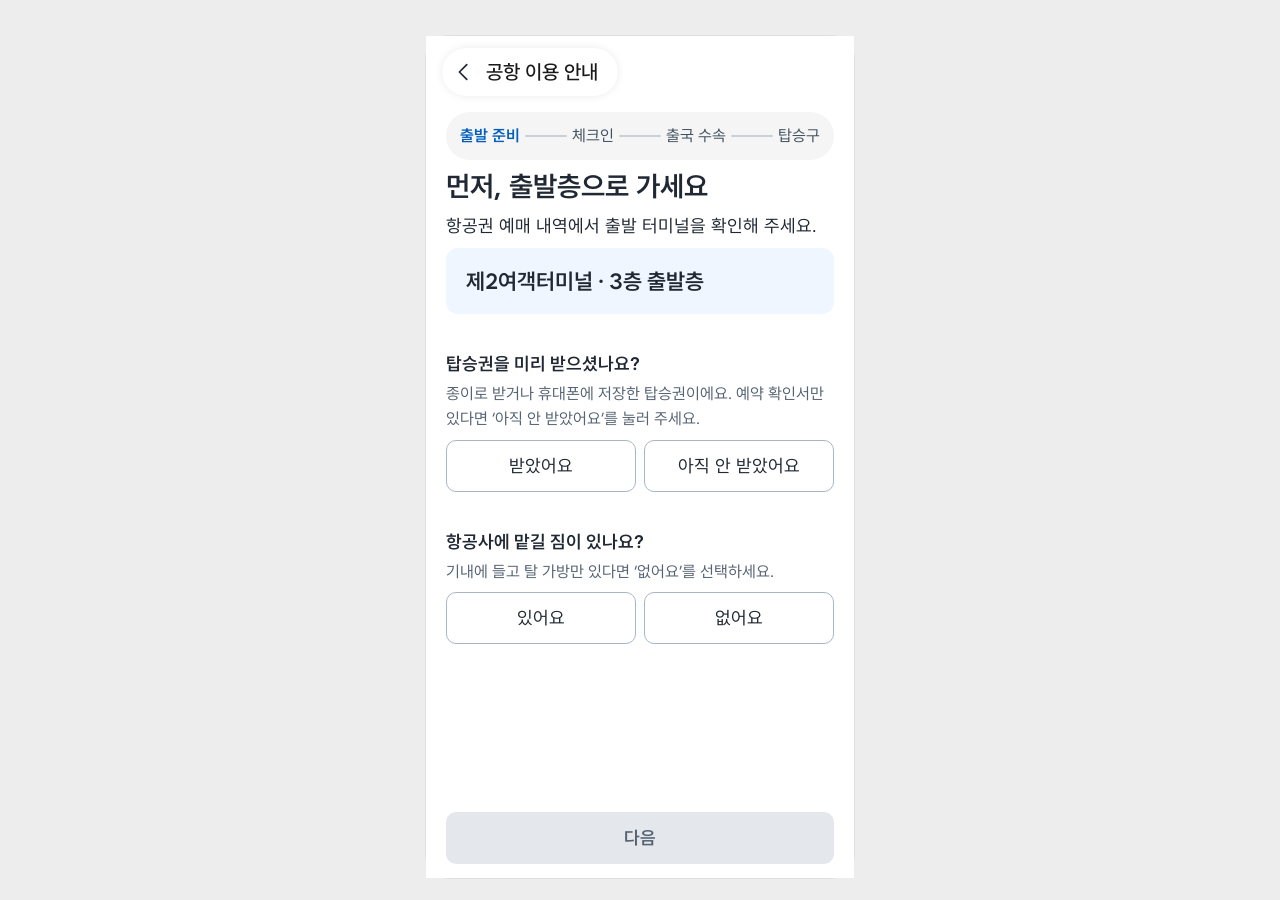
<file: prototype/departure-preview.html>
<!doctype html>
<html lang="ko">
<head>
<meta charset="utf-8">
<meta name="viewport" content="width=device-width, initial-scale=1, viewport-fit=cover">
<link rel="icon" type="image/png" href="assets/icons/app-192.png">
<link rel="apple-touch-icon" sizes="180x180" href="assets/icons/app-180.png">
<link rel="manifest" href="app.webmanifest">
<title>인천공항 출국 안내 · 수길따라</title>
<link rel="stylesheet" href="styles/fonts.css">
<link rel="stylesheet" href="styles/design-system.css?v=example-credit">
<link rel="stylesheet" href="styles/layout.css?v=floating-row">
<style>
* { box-sizing:border-box }
html { background:#f1f4f6 }
body { display:flow-root; max-width:480px; margin:0 auto; background:white; color:#202833; font:18px/1.55 var(--font-app),sans-serif; word-break:keep-all }
main { margin:auto; max-width:480px; min-height:calc(100svh - var(--app-bar-offset) - var(--app-bar-height)); background:white; display:flex; flex-direction:column; padding-inline:20px }
button,a { font:inherit; color:inherit }
button { background:white; border:1px solid #bbc6d0; border-radius:10px; cursor:pointer; min-height:48px; padding:9px 14px }
h1 { font-size:28px; line-height:1.3; margin:0 }
h1:focus { outline:none }
p { margin:8px 0 0 }
#place { border-radius:12px; background:#eff6ff; margin-top:var(--section-gap); padding:16px 20px }
#detail:not([hidden]) + #place { margin-top:8px }
#place strong { display:block; font-size:22px }
#answers { margin-top:var(--section-gap) }
#answers form { display:grid; gap:var(--section-gap) }
#answers[hidden] { display:none }
#answers a { border:1px solid #a9b7c4; border-radius:10px; padding:12px 16px; text-decoration:none; font-weight:600 }
footer { display:flex; align-items:center; gap:8px; margin-top:auto; position:sticky; bottom:0; background:white; padding:14px 0 max(14px,env(safe-area-inset-bottom)) }
#next { flex:1; text-align:center; padding:12px 8px; background:#086cd1; color:white; font-weight:600; text-decoration:none; border-radius:10px }


fieldset { border:0; padding:0; margin:0; min-width:0 }
legend { font-weight:600; padding:0 }
.hint { font-size:16px; color:#566373; margin:4px 0 8px }
.options { display:grid; grid-template-columns:1fr 1fr; gap:8px }
.options label { position:relative }
.options input { position:absolute; opacity:0 }
.options span { display:block; border:1px solid #a9b7c4; border-radius:10px; padding:11px 4px; text-align:center; cursor:pointer }
.options input:checked + span { border-color:#086cd1; background:#eff6ff; color:#005ebc; font-weight:600 }
#next[aria-disabled="true"] { background:#e4e8ed; color:#566373 }
#landmarks figure { margin:var(--section-gap) 0 18px }
#landmarks img { width:100%; height:auto; display:block; border-radius:12px }
#landmarks figcaption { margin-top:6px }
#detail { white-space:pre-line }
</style>
<link rel="stylesheet" href="styles/flight-steps.css?v=rounded-lines">
<link rel="stylesheet" href="styles/network-error.css">
<script src="scripts/network-error.js" defer></script>
<link rel="stylesheet" href="styles/focus.css?v=keyboard-navigation">
<script src="scripts/focus.js" defer></script>
<link rel="stylesheet" href="styles/viewport.css?v=floating-row">
</head>
<body class="flight-page app-viewport">
<header class="app-bar">
  <div class="app-bar__leading">
    <button class="app-bar__icon" type="button" id="back" aria-label="뒤로가기"><svg viewBox="0 0 24 24" aria-hidden="true"><path d="m15 4-8 8 8 8"/></svg></button>
    <h1>공항 이용 안내</h1>
  </div>
</header>
<main>
<nav id="step-nav" class="step-nav" aria-label="출발 안내 단계"></nav>
<h1 id="title" tabindex="-1"></h1><p id="detail"></p>
<div id="place" hidden><span id="label"></span><strong id="value"></strong></div>
<div id="answers"></div>
<div id="landmarks"></div>
<footer><a id="next"></a></footer>
</main>
<script src="scripts/airport-order.js?v=departure"></script>
<script>
const el = id => document.getElementById(id);
const form = document.createElement('form');
for (const [name,question,hint,yes,no] of [
 ['pass','탑승권을 미리 받으셨나요?','종이로 받거나 휴대폰에 저장한 탑승권이에요. 예약 확인서만 있다면 ‘아직 안 받았어요’를 눌러 주세요.','받았어요','아직 안 받았어요'],
 ['bag','항공사에 맡길 짐이 있나요?','기내에 들고 탈 가방만 있다면 ‘없어요’를 선택하세요.','있어요','없어요']
]) {
 const field = document.createElement('fieldset');
 field.innerHTML = '<legend>'+question+'</legend><p class="hint">'+hint+'</p><div class="options"></div>';
 for (const [value,label] of [['yes',yes],['no',no]]) {
   const choice = document.createElement('label');
   choice.innerHTML = '<input type="radio" name="'+name+'" value="'+value+'"><span>'+label+'</span>';
   field.lastElementChild.append(choice);
 }
 form.append(field);
}
el('answers').append(form);
const next = el('next');
function showStepNav(pass, bag, stage) {
 const ready = Boolean(pass && bag);
 const path = '#' + pass + '/' + bag;
 const stops = [['start','출발 준비',path+'/prep']];
 if (pass !== 'yes' || bag !== 'no') {
   stops.push(['counter',pass === 'yes' ? '짐 맡기기' : '체크인',path]);
 }
 stops.push(['security','출국 수속',path+'/1'], ['gate','탑승구',path+'/3']);
 el('step-nav').replaceChildren(...stops.map(([key,label,href]) => {
   const link = document.createElement(ready && key !== stage ? 'a' : 'span');
   link.textContent = label;
   if (key === stage) link.setAttribute('aria-current','step');
   else if (ready) link.href = href;
   return link;
 }));
}
function updateRoute() {
 const {pass,bag} = Object.fromEntries(new FormData(form));
 showStepNav(pass, bag, 'start');
 next.textContent = pass === 'yes' && bag === 'yes' ? '짐 맡길 카운터 안내 보기' : '다음';
 if (pass && bag) {
   next.href='#'+pass+'/'+bag+(pass==='yes' && bag==='no'?'/1':'');
   next.removeAttribute('aria-disabled');
 } else {
   next.removeAttribute('href');
   next.setAttribute('aria-disabled','true');
 }
}
form.onchange=updateRoute;
function showLandmarks(names) {
 el('landmarks').replaceChildren(...names.map(name => {
   const instruction = landmarks[name][1];
   const figure = document.createElement('figure');
   const caption = document.createElement('figcaption');
   const frame = departurePhoto(name);
   caption.textContent = instruction;
   figure.append(frame, caption);
   return figure;
 }));
}
function counterPhotoFor(pass, bag) {
 if (pass === 'yes') return 'bag';
 return bag === 'yes' ? 'counter-bag' : 'counter';
}
function render() {
 const [pass,bag,part] = location.hash.slice(1).split('/');
 const chosen = ['yes','no'].includes(pass) && ['yes','no'].includes(bag);
 const direct = pass==='yes' && bag==='no';
 const path = '#'+pass+'/'+bag;
 const stage = !chosen || part === 'prep' ? 'start' : Number(part)>=3 ? 'gate' : part || direct ? 'security' : 'counter';
 let title, detail='', place, action, target, previous='#';
 if (chosen) {
   form.elements.pass.value=pass;
   form.elements.bag.value=bag;
 }
 if(stage==='start'){
   title='먼저, 출발층으로 가세요';
   detail='항공권 예매 내역에서 출발 터미널을 확인해 주세요.';
   place=['','제2여객터미널 · 3층 출발층'];
   action='다음';

 } else if(stage==='counter'){
   const needsPass=pass==='no';
   title=needsPass?(bag==='yes'?'탑승권을 받고 짐을 맡기세요':'탑승권을 받으세요'):'짐 맡길 카운터로 가세요';
   detail=needsPass?'출발층 전광판에서 내 편명 옆의 카운터 번호를 확인하세요. 그 카운터로 가서 직원에게 여권을 보여주세요.':'출발층 전광판에서 내 편명의 카운터를 확인하고, 여권과 탑승권을 준비하세요. 셀프 백드롭을 이용할 수 있다면 기기로 짐을 부쳐도 돼요.';
   place=['체크인 구역 예시 · 제2여객터미널','A. B. C. D 구역'];
   action='출국장 안내 보기'; target=path+'/1';
 } else if(stage==='security'){
   title='출국장으로 가세요';
   detail='여권과 탑승권을 들고 출국장으로 들어가세요.'+(direct?' 항공사가 서류 확인을 요청했다면 카운터에 먼저 들러주세요.':'');
   action='탑승구 안내 보기'; target=path+'/3'; previous=direct?'#':path;
 } else {
   title='내 비행기의 탑승구를 찾아가세요';
   detail='출국심사를 지나면 전광판에서 내 편명을 찾으세요. 같은 줄에 적힌 탑승구 번호를 확인하세요.';
   place=['탑승구 예시','253번']; action='안내 마치기'; target='flights.html'; previous=path+'/1';
 }
 const photos = { start:[], counter:[counterPhotoFor(pass,bag)], security:['security','passport'], gate:['wayfinding','gate'] };
 showLandmarks(photos[stage]);
 el('back').onclick=()=>{if(stage==='start') location.assign('flights.html'); else location.hash=previous};
 el('answers').hidden=stage!=='start';
 form.hidden=stage!=='start';
 el('title').textContent=title;
 el('detail').hidden=!detail; el('detail').textContent=detail;
 el('place').hidden=!place;
 if (place) {
   const [label, value] = place;
   el('label').hidden = !label;
   el('label').textContent = label;
   el('value').textContent = value;
 }
 next.textContent=action;
 if(stage==='start') updateRoute();
 else { showStepNav(pass, bag, stage); next.removeAttribute('aria-disabled'); next.href=target; }
 el('title').focus({preventScroll:true}); document.querySelector('main').scrollTo(0,0);
}
window.addEventListener('hashchange',render);
render();
</script></body></html>
</file>
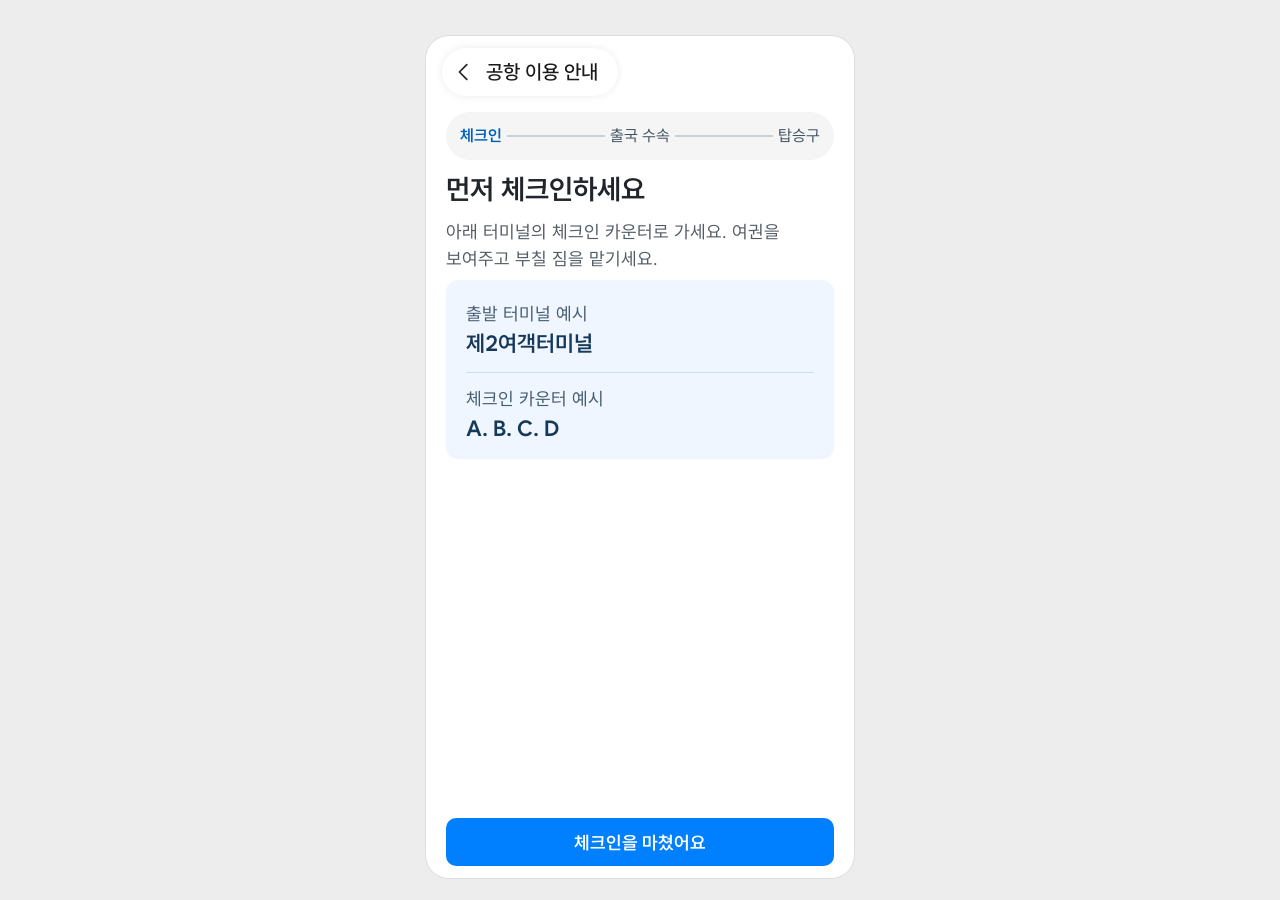
<file: prototype/flight-guide.html>
<!doctype html>
<html lang="ko">
<head>
<meta charset="utf-8">
<meta name="viewport" content="width=device-width, initial-scale=1, viewport-fit=cover">
<link rel="icon" type="image/png" href="assets/icons/app-192.png">
<link rel="apple-touch-icon" sizes="180x180" href="assets/icons/app-180.png">
<link rel="manifest" href="app.webmanifest">
<title>공항 이용 안내 · 수길따라</title>
<link rel="stylesheet" href="styles/fonts.css">
<link rel="stylesheet" href="styles/design-system.css?v=example-credit">
<link rel="stylesheet" href="styles/flights.css?v=calendar-close-3">
<link rel="stylesheet" href="styles/layout.css?v=floating-row">
<link rel="stylesheet" href="styles/flight-guide.css?v=arrival-guide">
<link rel="stylesheet" href="styles/flight-steps.css?v=rounded-lines">
<link rel="stylesheet" href="styles/network-error.css">
<script src="scripts/network-error.js" defer></script>
<link rel="stylesheet" href="styles/focus.css?v=keyboard-navigation">
<script src="scripts/focus.js" defer></script>
<link rel="stylesheet" href="styles/viewport.css?v=floating-row">
</head>
<body class="flight-page app-viewport">
<header class="app-bar">
  <div class="app-bar__leading">
    <a class="app-bar__icon" id="back" href="flights.html" aria-label="뒤로가기"><svg viewBox="0 0 24 24" aria-hidden="true"><path d="m15 4-8 8 8 8"/></svg></a>
    <h1>공항 이용 안내</h1>
  </div>
</header>
<main class="guide">
<nav class="step-nav" id="step-nav" aria-label="공항 안내 단계"></nav>
<h1 id="instruction" tabindex="-1"></h1>
<p id="detail"></p>
<section class="location" aria-label="공항 위치 안내">
<dl id="facts"></dl>
</section>
<figure id="arrival-photo" hidden>
  <div class="ds-example-image">
    <img width="760" height="334" alt="">
    <small class="ds-example-image__credit">AI생성 예시이미지</small>
  </div>
  <figcaption></figcaption>
</figure>
<footer>
  <a id="next"></a>
</footer>
</main>
<script src="scripts/flight-guide.js?v=guide-steps"></script>
</body>
</html>
</file>
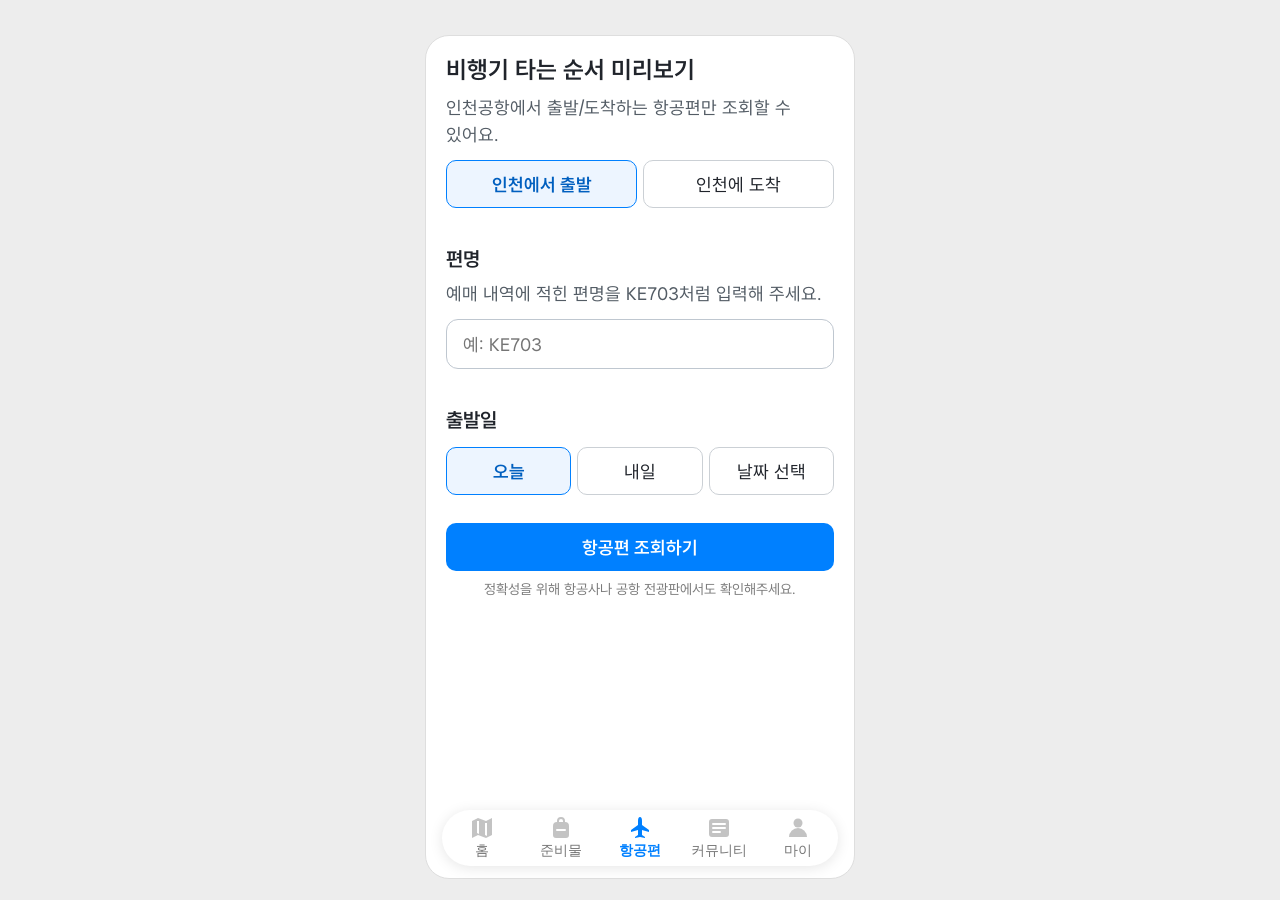
<file: prototype/flights.html>
<!doctype html>
<html lang="ko"><head>
<meta charset="utf-8">
<meta name="viewport" content="width=device-width, initial-scale=1, viewport-fit=cover">
<link rel="icon" type="image/png" href="assets/icons/app-192.png">
<link rel="apple-touch-icon" sizes="180x180" href="assets/icons/app-180.png">
<link rel="manifest" href="app.webmanifest">
<title>항공편 · 수길따라</title>
<link rel="stylesheet" href="styles/fonts.css">
<link rel="stylesheet" href="styles/design-system.css?v=flight-gap36">
<link rel="stylesheet" href="styles/app-nav.css">
<link rel="stylesheet" href="styles/flights.css?v=flight-notice-3">
<link rel="stylesheet" href="styles/network-error.css">
<script src="scripts/network-error.js" defer></script>
<link rel="stylesheet" href="styles/focus.css?v=keyboard-navigation">
<script src="scripts/focus.js" defer></script>
<link rel="stylesheet" href="styles/viewport.css">
</head><body class="flight-page app-viewport">
<main>
<form>
<section>
<h1>비행기 타는 순서 미리보기</h1>
<p>인천공항에서 출발/도착하는 항공편만 조회할 수 있어요.</p>
<div class="choices directions" role="group" aria-label="항공편 방향">
<label><input type="radio" name="direction" value="depart" checked><span>인천에서 출발</span></label>
<label><input type="radio" name="direction" value="arrive"><span>인천에 도착</span></label>
</div>
</section>
<section>
<h2><label for="flight">편명</label></h2>
<p id="hint">예매 내역에 적힌 편명을 KE703처럼 입력해 주세요.</p>
<input id="flight" aria-describedby="hint" placeholder="예: KE703" required autocapitalize="characters" autocomplete="off" spellcheck="false">
</section>
<section>
<h2 id="date-title">출발일</h2>
<div class="choices" role="group" aria-labelledby="date-title">
<label><input type="radio" name="day" value="today" checked><span>오늘</span></label>
<label><input type="radio" name="day" value="tomorrow"><span>내일</span></label>
<input type="radio" name="day" value="custom" hidden>
<button id="choose-date" type="button" aria-haspopup="dialog" aria-controls="calendar" aria-pressed="false">날짜 선택</button>
</div>
<input id="custom-date" type="hidden" name="date">
</section>
<button type="submit" aria-describedby="flight-notice">항공편 조회하기</button>
<p id="flight-notice">정확성을 위해 항공사나 공항 전광판에서도 확인해주세요.</p>
<p id="status" role="status"></p>
</form>
<a hidden class="bus" href="https://www.airport.kr/ap_ko/976/subview.do">공항버스 안내 보기 ↗</a>
</main>
<nav class="app-nav" aria-label="주요 메뉴">
<a href="index.html#home"><svg viewBox="0 0 24 24" aria-hidden="true"><path fill-rule="evenodd" d="M2 5 8 2l8 3 6-3v17l-6 3-8-3-6 3zm5 0v12l2 1V5zm8 2v12l2 1V7z"/></svg>홈</a>
<a href="packing.html"><svg viewBox="0 0 24 24" aria-hidden="true"><path fill-rule="evenodd" d="M8 6V5a4 4 0 0 1 8 0v1a4 4 0 0 1 4 4v9a3 3 0 0 1-3 3H7a3 3 0 0 1-3-3v-9a4 4 0 0 1 4-4Zm2 0h4V5a2 2 0 0 0-4 0v1Zm-2 7a1 1 0 0 0 0 2h8a1 1 0 0 0 0-2H8Z"/></svg>준비물</a>
<a href="flights.html" aria-current="page"><svg viewBox="0 0 24 24" aria-hidden="true"><path d="M10 9 3 14v2l7-2v5l-3 2v1l5-1 5 1v-1l-3-2v-5l7 2v-2l-7-5V5q0-4-2-4t-2 4z"/></svg>항공편</a>
<a href="community.html#/"><svg viewBox="0 0 24 24" aria-hidden="true"><path fill-rule="evenodd" d="M5 3a3 3 0 0 0-3 3v12a3 3 0 0 0 3 3h14a3 3 0 0 0 3-3V6a3 3 0 0 0-3-3H5Zm1 4a1 1 0 0 0 0 2h12a1 1 0 0 0 0-2H6Zm0 4a1 1 0 0 0 0 2h12a1 1 0 0 0 0-2H6Zm0 4a1 1 0 0 0 0 2h7a1 1 0 0 0 0-2H6Z"/></svg>커뮤니티</a>
<a href="mypage.html"><svg viewBox="0 0 24 24" aria-hidden="true"><circle cx="12" cy="7" r="4.5"/><path d="M3 21a9 9 0 0 1 18 0z"/></svg>마이</a>
</nav>
<dialog id="calendar" aria-labelledby="calendar-title">
<h2 id="calendar-title" tabindex="-1" autofocus>날짜 선택</h2>
<div class="month-nav"><button type="button" id="prev-month" aria-label="이전 달">‹</button><strong id="month" aria-live="polite"></strong><button type="button" id="next-month" aria-label="다음 달">›</button></div>
<div class="weekdays" aria-hidden="true"><span>일</span><span>월</span><span>화</span><span>수</span><span>목</span><span>금</span><span>토</span></div>
<div id="days"></div>
<button type="button" id="close-calendar">닫기</button>
</dialog>
<script src="scripts/flights.js?v=fixed-title"></script>
</body></html>
</file>
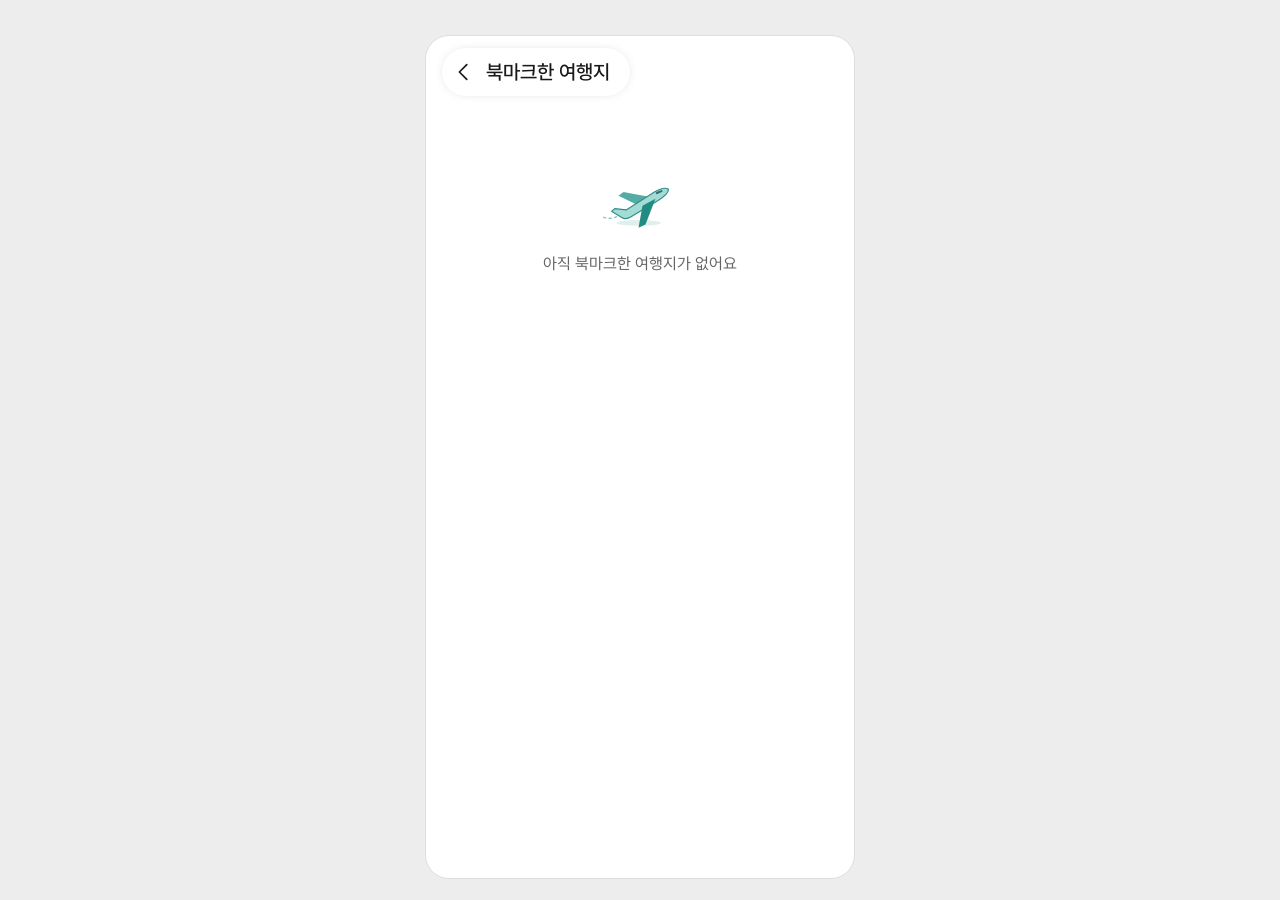
<file: prototype/my-settings.html>
<!doctype html>
<html lang="ko">
<head>
<link rel="stylesheet" href="styles/typography.css">
  <meta charset="utf-8">
  <meta name="viewport" content="width=device-width, initial-scale=1, viewport-fit=cover">
  <meta name="theme-color" content="#ffffff">
  <link rel="icon" type="image/png" href="assets/icons/app-192.png">
<link rel="apple-touch-icon" sizes="180x180" href="assets/icons/app-180.png">
<link rel="manifest" href="app.webmanifest">
<title>수길따라 · 마이페이지</title>
  <link rel="stylesheet" href="styles/fonts.css">
  <link rel="stylesheet" href="styles/mypage.css?v=destination-list">
  <link rel="stylesheet" href="styles/destination-list.css?v=thumbnail-2px">
  
  <script src="scripts/travel-series.js?v=visible-countries" defer></script>
  <script src="scripts/travel-countries.js?v=visible-countries" defer></script>
  <script src="scripts/destination-row.js" defer></script>
  <script src="scripts/my-settings.js?v=settings-menu" defer></script>
<link rel="stylesheet" href="styles/focus.css?v=keyboard-navigation">
<script src="scripts/focus.js" defer></script>
<link rel="stylesheet" href="styles/app-nav.css">

<link rel="stylesheet" href="styles/layout.css?v=floating-row">
<link rel="stylesheet" href="styles/dialog-actions.css"><script src="scripts/dialog-actions.js" defer></script><link rel="stylesheet" href="styles/network-error.css">
<script src="scripts/network-error.js" defer></script>
<link rel="stylesheet" href="styles/viewport.css?v=floating-row">
  <link rel="stylesheet" href="styles/my-settings.css">
</head>
<body class="app-viewport"><div class="my-page settings-page"><header class="page-bar"><div class="app-bar__leading"><a class="app-bar__icon" href="mypage.html" aria-label="뒤로가기"><svg viewBox="0 0 24 24" aria-hidden="true"><path d="m15 4-8 8 8 8"/></svg></a><h1 id="title" tabindex="-1">북마크한 여행지</h1></div></header>
<main>
  <section id="bookmarks" data-title="북마크한 여행지" hidden>
    <ul class="destination-list" aria-label="북마크한 여행지" hidden></ul>
    <p class="bookmark-empty"><img src="assets/travel-plane.svg" alt="" width="84" height="64"><span></span></p>
  </section>
  <section id="settings" class="menu-section" data-title="설정" hidden>
    <nav aria-label="설정 메뉴">
      <a class="menu-item" href="community.html#/blocked"><img class="menu-icon" src="assets/icons/untitled-ui/user-x-01.svg" alt="">차단한 사용자</a>
      <a class="menu-item" href="#notifications"><img class="menu-icon" src="assets/icons/untitled-ui/bell-01.svg" alt="">알림 설정</a>
      <a class="menu-item" href="#account"><img class="menu-icon" src="assets/icons/untitled-ui/user-01.svg" alt="">내 계정</a>
      <a class="menu-item" href="#notices"><img class="menu-icon" src="assets/icons/untitled-ui/announcement-01.svg" alt="">공지사항</a>
      <a class="menu-item" href="#support"><img class="menu-icon" src="assets/icons/message-question.svg" alt="">이용 문의</a>
      <div class="menu-item"><svg class="menu-icon" viewBox="0 0 24 24" aria-hidden="true"><circle cx="12" cy="12" r="9"/><path d="M12 11v6 M12 7h.01"/></svg>앱 버전<span class="app-version__value">0.0.0</span></div>
      <a class="menu-item" href="#terms"><img class="menu-icon" src="assets/icons/untitled-ui/file-check-02.svg" alt="">서비스 이용약관</a>
      <a class="menu-item" href="#privacy"><img class="menu-icon" src="assets/icons/untitled-ui/shield-tick.svg" alt="">개인정보 처리방침</a>
    </nav>
    <footer class="business-footer" aria-label="사업자 정보">
      <p>대표이사 범지민 | 사업자등록번호 236-81-02950</p>
      <p>통신판매업신고번호 2026-인천연수구-2725</p>
      <p>인천광역시 연수구 갯벌로 12, 송도본원 7층 7-10호 (송도동, 인천창조경제혁신센터)</p>
      <p>TEL <a href="tel:050713361915">0507-1336-1915</a> | EMAIL <a href="mailto:wiiee.company@gmail.com">wiiee.company@gmail.com</a></p>
    </footer>
  </section>
  <section id="notifications" class="settings-panel" data-title="알림 설정" hidden>
    <div class="detail-menu-list">
      <label class="notification-toggle">내 글의 댓글 알림<input type="checkbox" role="switch" name="comment" checked><span aria-hidden="true"></span></label>
      <label class="notification-toggle">내 글의 좋아요 알림<input type="checkbox" role="switch" name="postLike" checked><span aria-hidden="true"></span></label>
      <label class="notification-toggle">내 댓글의 좋아요 알림<input type="checkbox" role="switch" name="commentLike" checked><span aria-hidden="true"></span></label>
    </div>
    <div class="panel-footer">
      <p>푸시 알림을 받으려면 휴대폰에서도 수길따라 알림을 허용해 주세요.</p>
      <button class="settings-button" id="notification-help" type="button">휴대폰 알림 설정 방법 보기</button>
    </div>
  </section>
  <section id="account" class="settings-panel" data-title="내 계정" hidden>
    <dl class="account-details">
      <div><dt>로그인 방식</dt><dd>연결된 계정 없음</dd></div>
      <div><dt>가입한 계정</dt><dd>로그인 후 표시</dd></div>
    </dl>
    <div class="panel-footer account-actions">
      <button type="button" id="logout">로그아웃</button>
      <a href="#withdraw">회원탈퇴</a>
    </div>
  </section>
  <section id="withdraw" class="settings-panel" data-title="회원탈퇴" hidden>
    <h2>탈퇴 전에 확인해 주세요</h2>
    <p>지금은 회원탈퇴 절차를 미리 보는 화면이에요. 계정과 저장한 여행지는 그대로 유지돼요.</p>
    <label class="consent"><input type="checkbox" id="withdraw-consent">안내 내용을 확인했어요</label>
    <button type="button" class="settings-button" id="withdraw-confirm" disabled>회원탈퇴</button>
  </section>
  <section id="notices" data-title="공지사항" hidden>
    <ul class="notice-list" aria-label="공지사항 목록"></ul>
    <article class="notice-detail" hidden></article>
  </section>
  <section id="support" class="settings-panel" data-title="이용 문의" hidden>
    <h2>이용 중 궁금한 점이 있으신가요?</h2>
    <p>문의를 남길 수 있는 곳은 서비스 오픈 때 안내해 드릴게요.</p>
  </section>
  <section id="terms" class="settings-panel" data-title="서비스 이용약관" hidden>
    <p>수길따라 서비스 이용약관을 준비하고 있어요.</p>
  </section>
  <section id="privacy" class="settings-panel" data-title="개인정보 처리방침" hidden>
    <p>수길따라 개인정보 처리방침을 준비하고 있어요.</p>
  </section>
</main></div>
<dialog id="settings-dialog" aria-labelledby="confirm-title" aria-describedby="confirm-copy">
  <h2 id="confirm-title"></h2>
  <p id="confirm-copy"></p>
  <button type="button" id="confirm-action" hidden></button>
  <button type="button" id="confirm-cancel">닫기</button>
</dialog>
</body></html>
</file>
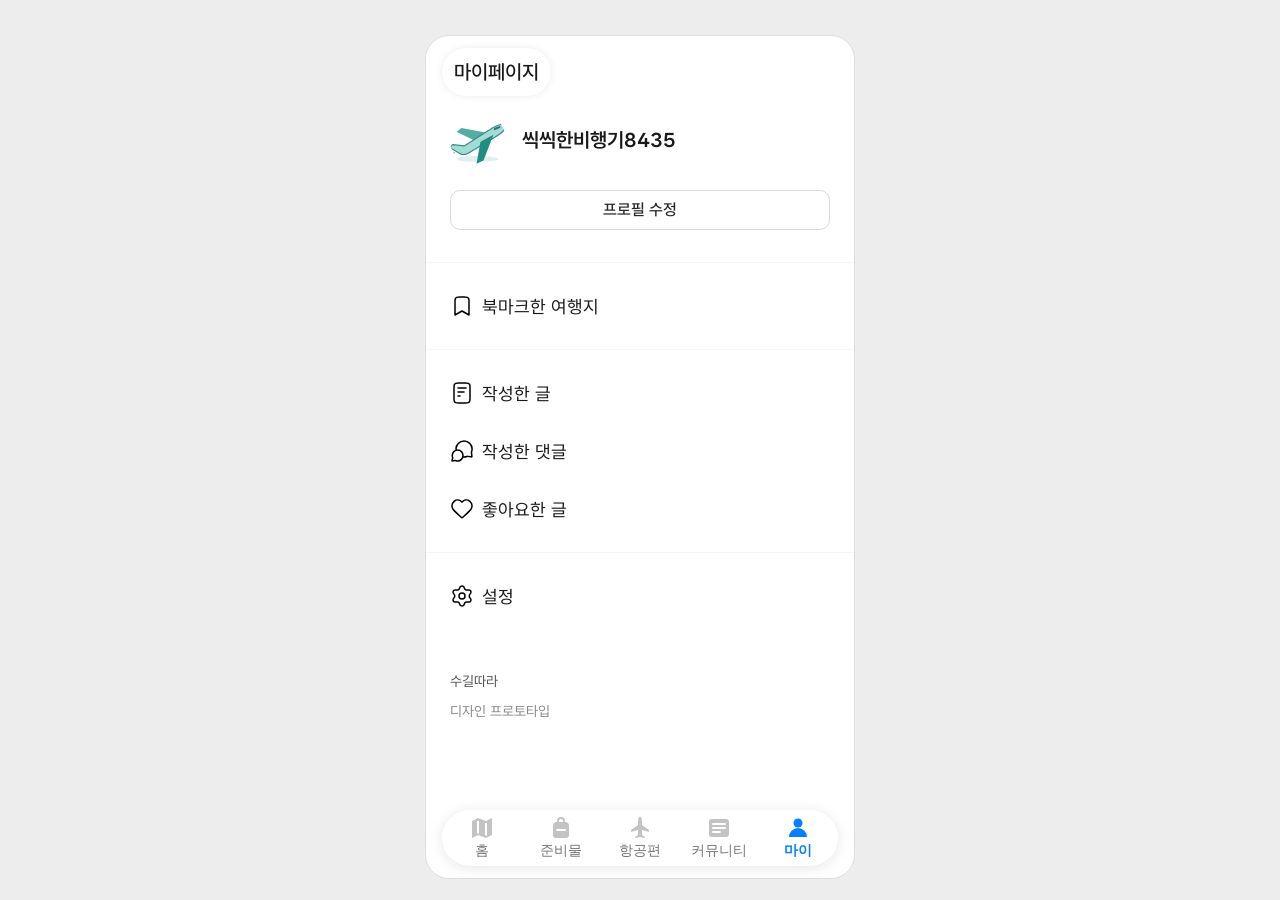
<file: prototype/mypage.html>
<!doctype html>
<html lang="ko">
<head>
<link rel="stylesheet" href="styles/typography.css">
  <meta charset="utf-8">
  <meta name="viewport" content="width=device-width, initial-scale=1, viewport-fit=cover">
  <meta name="theme-color" content="#ffffff">
  <link rel="icon" type="image/png" href="assets/icons/app-192.png">
<link rel="apple-touch-icon" sizes="180x180" href="assets/icons/app-180.png">
<link rel="manifest" href="app.webmanifest">
<title>수길따라 · 마이페이지</title>
  <link rel="stylesheet" href="styles/fonts.css">
  <link rel="stylesheet" href="styles/mypage.css">
  <script src="community-ui/model.js" defer></script>
  <script src="scripts/mypage.js" defer></script>
<link rel="stylesheet" href="styles/focus.css?v=keyboard-navigation">
<script src="scripts/focus.js" defer></script>
<link rel="stylesheet" href="styles/app-nav.css">

<link rel="stylesheet" href="styles/layout.css?v=floating-row">
<link rel="stylesheet" href="styles/dialog-actions.css"><script src="scripts/dialog-actions.js" defer></script><link rel="stylesheet" href="styles/network-error.css">
<script src="scripts/network-error.js" defer></script>
<link rel="stylesheet" href="styles/viewport.css?v=floating-row">
</head>
<body class="app-viewport has-bottom-nav">
  <div class="my-page">
    <header class="page-bar">
      <div class="app-bar__leading"><h1>마이페이지</h1></div>
    </header>
    <main>
      <section class="profile" aria-label="내 프로필">
        <button class="profile-photo-trigger" id="edit-profile-photo" type="button" aria-label="프로필 사진 수정"><img class="profile-image" src="assets/my-thumbnail.png" width="56" height="56" alt="내 프로필 사진"></button>
        <div class="profile-copy"><p class="profile-name" id="profile-name">여행동행</p></div>
        <button class="edit-button" id="edit-profile" type="button">프로필 수정</button>
      </section>
      <section class="menu-section" aria-label="북마크">
        <a class="menu-item" href="my-settings.html#bookmarks"><img class="menu-icon" src="assets/icons/untitled-ui/bookmark.svg" width="24" height="24" alt="" data-figma-node="1007:9756"><span>북마크한 여행지</span></a>
      </section>
      <section class="menu-section" aria-label="내 활동">
        <nav aria-label="내 활동">
          <a class="menu-item" href="community.html#/activity/posts"><img class="menu-icon" src="assets/icons/untitled-ui/file-02.svg" width="24" height="24" alt="" data-figma-node="1007:11592"><span>작성한 글</span></a>
          <a class="menu-item" href="community.html#/activity/comments"><img class="menu-icon" src="assets/icons/untitled-ui/message-chat-circle.svg" width="24" height="24" alt="" data-figma-node="1007:11067"><span>작성한 댓글</span></a>
          <a class="menu-item" href="community.html#/activity/likes"><img class="menu-icon" src="assets/icons/untitled-ui/heart.svg" width="24" height="24" alt="" data-figma-node="1007:10224"><span>좋아요한 글</span></a>
        </nav>
      </section>
      <section class="menu-section" aria-label="설정">
        <a class="menu-item" href="my-settings.html#settings"><img class="menu-icon" src="assets/icons/settings-02.svg" width="24" height="24" alt=""><span>설정</span></a>
      </section>
      <footer class="page-footer"><p>수길따라</p><p>디자인 프로토타입</p></footer>
    </main>
  </div>
  <dialog id="profile-dialog" aria-labelledby="dialog-title">
    <form id="profile-form" novalidate>
      <h2 id="dialog-title" class="visually-hidden">프로필 수정</h2>
      <button type="button" id="cancel-edit" class="sheet-close" aria-label="닫기">×</button>
      <button type="button" id="choose-photo" class="photo-edit">
        <img id="photo-preview" src="assets/my-thumbnail.png" width="96" height="96" alt="프로필 사진">
        <span>사진 수정</span>
      </button>
      <input id="profile-file" type="file" accept="image/jpeg,image/png,image/webp" hidden>
      <p id="photo-error" class="field-error" role="alert" hidden></p>
      <div class="nickname-field">
        <label for="nickname">닉네임</label>
        <input id="nickname" name="nickname" type="text" required autocomplete="nickname" aria-describedby="nickname-help nickname-error">
        <p id="nickname-help">한글·영문·숫자 1~20자, 공백·특수문자 사용 불가</p>
        <p id="nickname-error" class="field-error" role="alert" hidden></p>
      </div>
      <p id="save-error" class="field-error" role="alert" hidden></p>
      <button class="save-button" type="submit">확인</button>
    </form>
  </dialog>
  <p class="notice" id="notice" role="status" hidden></p>
<nav class="app-nav" aria-label="주요 메뉴">
<a href="index.html#home"><svg viewBox="0 0 24 24" aria-hidden="true"><path fill-rule="evenodd" d="M2 5 8 2l8 3 6-3v17l-6 3-8-3-6 3zm5 0v12l2 1V5zm8 2v12l2 1V7z"/></svg>홈</a>
<a href="packing.html"><svg viewBox="0 0 24 24" aria-hidden="true"><path fill-rule="evenodd" d="M8 6V5a4 4 0 0 1 8 0v1a4 4 0 0 1 4 4v9a3 3 0 0 1-3 3H7a3 3 0 0 1-3-3v-9a4 4 0 0 1 4-4Zm2 0h4V5a2 2 0 0 0-4 0v1Zm-2 7a1 1 0 0 0 0 2h8a1 1 0 0 0 0-2H8Z"/></svg>준비물</a>
<a href="flights.html"><svg viewBox="0 0 24 24" aria-hidden="true"><path d="M10 9 3 14v2l7-2v5l-3 2v1l5-1 5 1v-1l-3-2v-5l7 2v-2l-7-5V5q0-4-2-4t-2 4z"/></svg>항공편</a>
<a href="community.html#/"><svg viewBox="0 0 24 24" aria-hidden="true"><path fill-rule="evenodd" d="M5 3a3 3 0 0 0-3 3v12a3 3 0 0 0 3 3h14a3 3 0 0 0 3-3V6a3 3 0 0 0-3-3H5Zm1 4a1 1 0 0 0 0 2h12a1 1 0 0 0 0-2H6Zm0 4a1 1 0 0 0 0 2h12a1 1 0 0 0 0-2H6Zm0 4a1 1 0 0 0 0 2h7a1 1 0 0 0 0-2H6Z"/></svg>커뮤니티</a>
<a href="mypage.html" aria-current="page"><svg viewBox="0 0 24 24" aria-hidden="true"><circle cx="12" cy="7" r="4.5"/><path d="M3 21a9 9 0 0 1 18 0z"/></svg>마이</a>
</nav>
</body>
</html>
</file>
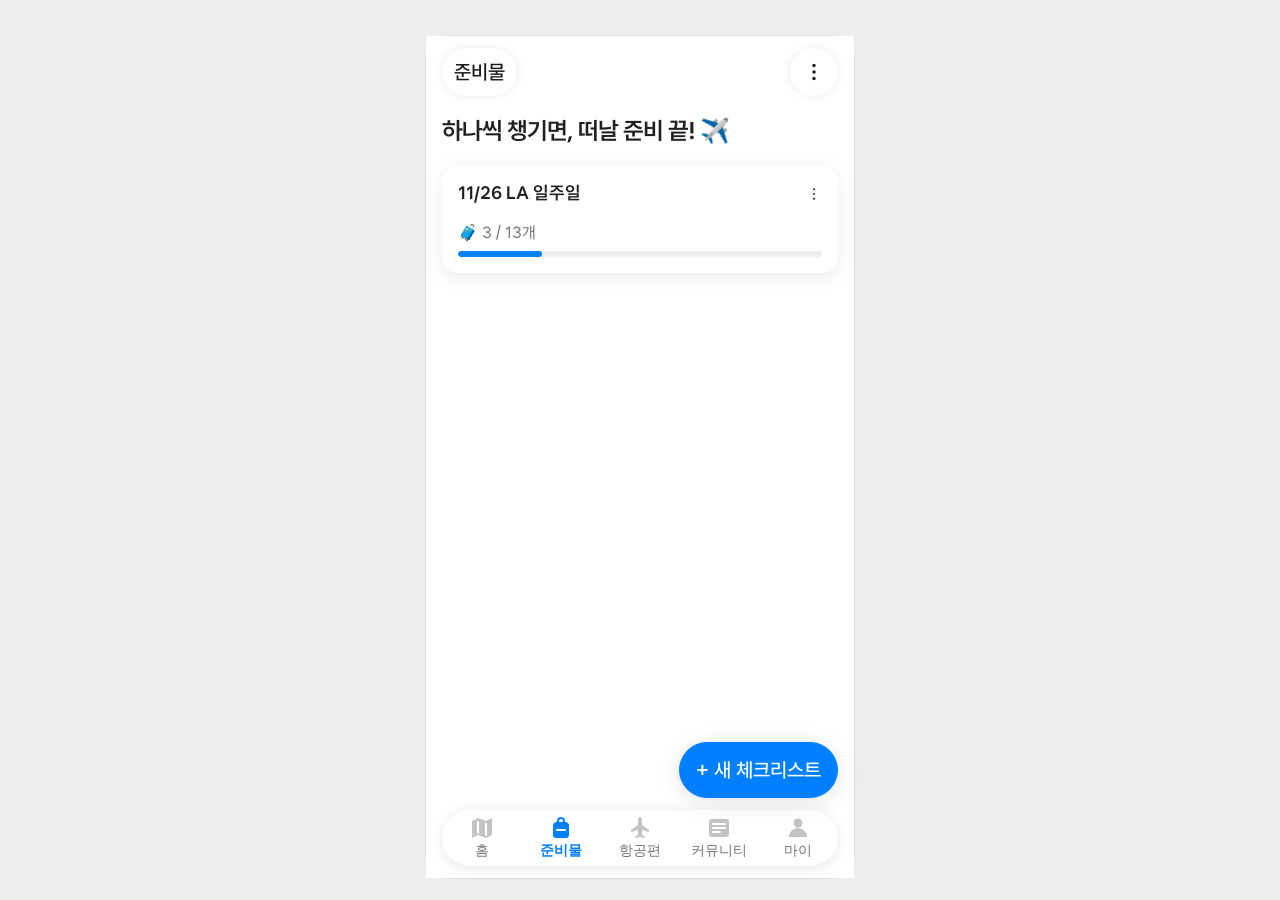
<file: prototype/packing.html>
<!doctype html><html lang="ko"><head>
<link rel="stylesheet" href="styles/typography.css"><meta charset="utf-8"><meta name="viewport" content="width=device-width,initial-scale=1,viewport-fit=cover"><link rel="icon" type="image/png" href="assets/icons/app-192.png">
<link rel="apple-touch-icon" sizes="180x180" href="assets/icons/app-180.png">
<link rel="manifest" href="app.webmanifest">
<title>수길따라 · 준비물</title><link rel="stylesheet" href="styles/packing.css?v=checklist-viewport">  <link rel="stylesheet" href="styles/bottom-nav.css">
<link rel="stylesheet" href="styles/focus.css?v=keyboard-navigation">
<script src="scripts/focus.js" defer></script>

<link rel="stylesheet" href="styles/layout.css?v=floating-row">
<link rel="stylesheet" href="styles/edge-states.css?v=floating-row"><link rel="stylesheet" href="styles/dialog-actions.css"><script src="scripts/dialog-actions.js" defer></script><link rel="stylesheet" href="styles/app-nav.css"><link rel="stylesheet" href="styles/network-error.css">
<script src="scripts/network-error.js" defer></script>
<link rel="stylesheet" href="styles/viewport.css?v=floating-row">
</head><body class="app-viewport has-bottom-nav"><aside><a href="packing.html" class="brand">수길따라 <span>WIREFRAME</span></a><h1>이번 여행도,<br>빠짐없이.</h1><p>기본 준비물을 고르고<br>나만의 준비물 목록을 만들어 보세요.</p><ol><li>기본 준비물은 다음 여행에도</li><li>이번 수정은 이번 여행에만</li><li>챙긴 만큼 진행률로 확인</li></ol><p class="note">기기 내 저장 · 시연용 프로토타입</p></aside><main id="app"></main><dialog id="dialog"></dialog><div id="toast" role="status" aria-live="polite"></div><script src="scripts/packing.js?v=la-checklist-1"></script>  <nav class="app-nav" aria-label="주요 메뉴">
<a href="index.html#home"><svg viewBox="0 0 24 24" aria-hidden="true"><path fill-rule="evenodd" d="M2 5 8 2l8 3 6-3v17l-6 3-8-3-6 3zm5 0v12l2 1V5zm8 2v12l2 1V7z"/></svg>홈</a>
<a href="packing.html" aria-current="page"><svg viewBox="0 0 24 24" aria-hidden="true"><path fill-rule="evenodd" d="M8 6V5a4 4 0 0 1 8 0v1a4 4 0 0 1 4 4v9a3 3 0 0 1-3 3H7a3 3 0 0 1-3-3v-9a4 4 0 0 1 4-4Zm2 0h4V5a2 2 0 0 0-4 0v1Zm-2 7a1 1 0 0 0 0 2h8a1 1 0 0 0 0-2H8Z"/></svg>준비물</a>
<a href="flights.html"><svg viewBox="0 0 24 24" aria-hidden="true"><path d="M10 9 3 14v2l7-2v5l-3 2v1l5-1 5 1v-1l-3-2v-5l7 2v-2l-7-5V5q0-4-2-4t-2 4z"/></svg>항공편</a>
<a href="community.html#/"><svg viewBox="0 0 24 24" aria-hidden="true"><path fill-rule="evenodd" d="M5 3a3 3 0 0 0-3 3v12a3 3 0 0 0 3 3h14a3 3 0 0 0 3-3V6a3 3 0 0 0-3-3H5Zm1 4a1 1 0 0 0 0 2h12a1 1 0 0 0 0-2H6Zm0 4a1 1 0 0 0 0 2h12a1 1 0 0 0 0-2H6Zm0 4a1 1 0 0 0 0 2h7a1 1 0 0 0 0-2H6Z"/></svg>커뮤니티</a>
<a href="mypage.html"><svg viewBox="0 0 24 24" aria-hidden="true"><circle cx="12" cy="7" r="4.5"/><path d="M3 21a9 9 0 0 1 18 0z"/></svg>마이</a>
</nav>
</body></html>
</file>
<file: prototype/styles/fonts.css>
/* Shared app typography. Font files are bundled for offline use. */
@font-face {
  font-family: 'Wanted Sans';
  src: url('../assets/fonts/WantedSans-Regular.otf') format('opentype');
  font-weight: 400;
  font-style: normal;
  font-display: swap;
}

@font-face {
  font-family: 'Wanted Sans';
  src: url('../assets/fonts/WantedSans-SemiBold.otf') format('opentype');
  font-weight: 600;
  font-style: normal;
  font-display: swap;
}

:root {
  --font-app: 'Wanted Sans', -apple-system, BlinkMacSystemFont, sans-serif;
  font-family: var(--font-app);
}

button, input, textarea, select { font-family: inherit; }

@font-face {
  font-family: 'Wanted Sans';
  src: url('../assets/fonts/WantedSans-Medium.otf') format('opentype');
  font-weight: 500;
  font-style: normal;
  font-display: swap;
}
</file>
<file: prototype/styles/design-system.css>
/* 수길따라 · Figma 2006:1345 */
/* 수길따라 공통 글자 크기. 기본 브라우저 설정(16px)에서 14 / 15 / 16 / 18 / 20 / 24px. */
:root {
  --type-caption: 0.875rem;
  --type-secondary: 0.9375rem;
  --type-label: 1rem;
  --type-body: 1.125rem;
  --type-heading: 1.25rem;
  --type-title: 1.5rem;
  --ds-product-primary: #0080FF;
  --ds-primary-hover: #0071E0;
  --ds-primary-pressed: #0062C2;
}

/* Verified Figma source: kyRVfsumtaWbm4e96wrJB0, page 4:37.
   Button/Outlined/Tertiary M Default: 4:816; guidelines: 4:906. */
:root {
  --radius-control-m: 10px;
  --button-size-m-radius: var(--radius-control-m);
  --button-size-m-height: 40px;
  --button-solid-primary-height: 48px;
  --button-size-m-padding-x: 16px;
  --button-gap: 4px;
  --button-border-width-default: 1px;
  --button-outlined-tertiary-border-default: #d9d9d9;
  --button-outlined-tertiary-label-default: #262626;
  /* Figma Label S (4:2665). */
  --typography-label-s-size: var(--type-caption);
  --typography-label-s-line-height: 18px;
  --typography-label-s-weight: 500;
  --typography-label-s-letter-spacing: 0.1px;
  --typography-label-m-size: var(--type-label);
  --typography-label-m-weight: 500;
  --typography-label-m-line-height: 20px;
}

/* Figma Textfield Default 4:954 / Filled 4:968. */
:root {
  --input-field-border-width: 1px;
  --input-field-border-default: #d9d9d9;
  --input-field-container-radius: 12px;
  --input-field-container-padding: 12px;
  --input-field-text-padding-x: 4px;
  --input-field-label-default: #434343;
  --input-field-text-value: #434343;
  --input-field-text-placeholder: #c3c3c3;
  --input-field-text-size: var(--type-body);
  --input-field-text-line-height: 26px;
}

/* Figma Checkbox 4:1228: original 24px Unselected / Selected assets. */
:root {
  --checkbox-size: 24px;
  --checkbox-unselected-image: url('../assets/icons/checkbox-unselected.svg');
  --checkbox-selected-image: url('../assets/icons/checkbox-selected.svg');
}

/* Layout */
:root {
  --app-body-gap: 16px;
  --section-gap: 40px;
  --section-content-gap: 12px;
  --course-thumbnail-size: 100px;
}

/* Figma Typography/Title/L (4:2637). */
:root {
  --typography-title-l-size: var(--type-heading);
  --typography-title-l-line-height: 28px;
  --typography-title-l-weight: 600;
  --typography-title-l-letter-spacing: 0;
}

/* Figma Searchfield 4:1100, Default and Filled. */
.ds-search-field {
  display: flex;
  align-items: center;
  gap: 8px;
  box-sizing: border-box;
  width: 100%;
  padding: var(--input-field-container-padding);
  border-radius: var(--input-field-container-radius);
  background: var(--ds-grayscale-50, #f5f5f5);
}
.ds-search-field::before {
  content: "";
  flex: 0 0 24px;
  height: 24px;
  background: url('../assets/icons/search-field-search.svg') center no-repeat;
}
.ds-search-field input[type="search"] {
  appearance: none;
  flex: 1;
  min-width: 0;
  height: 26px;
  margin: 0;
  padding: 0 var(--input-field-text-padding-x);
  border: 0;
  border-radius: 0;
  background: transparent;
  color: var(--input-field-text-value);
  font: 400 var(--input-field-text-size)/1.5 var(--font-app);
  letter-spacing: 0;
}
.ds-search-field input::placeholder { color: var(--input-field-text-placeholder); opacity: 1; }
.ds-search-field input::-webkit-search-cancel-button { display: none; }
.ds-search-field .ds-search-clear {
  flex: 0 0 20px;
  min-height: 0;
  height: 20px;
  padding: 0;
  border: 0;
  background: transparent url('../assets/icons/search-field-clear.svg') center no-repeat;
  cursor: pointer;
}
.ds-search-field input:placeholder-shown + .ds-search-clear { display: none; }

.flight-page { --section-gap: 36px; }

.ds-example-image { position: relative; }
.ds-example-image__credit {
  position: absolute;
  left: 4px;
  bottom: 4px;
  padding: 0;
  background: transparent;
  color: #566373;
  font-size: 14px;
}
</file>
<file: prototype/styles/layout.css>
/* Shared gap from the app bar edge to the first body element. */
.app-bar + main,
.page-bar + main { padding-top: var(--app-body-gap); }
.page-bar + main > .profile:first-child { padding-top: 0; }

.topbar + .view { padding-top: var(--app-body-gap); }
.topbar + .view > :is(.detail, .editor, .searchbox, .empty, .blocked-row, .post):first-child {
  padding-top: 0;
  margin-top: 0;
}
.topbar + .view > #post-list > .post:first-child { padding-top: 0; }
.topbar + .view > #post-list > .post:first-child h2,
.topbar + .view > .post:first-child h2 { margin-top: 0; }
.topbar + .view > .editor:first-child { min-height: calc(100% - var(--app-body-gap)); }
.topbar + .empty { margin-top: 0; padding-top: var(--app-body-gap); }

/* App-wide 48px bars; safe area sits above the content height. */
:root { --app-bar-height: 48px; }
.app-bar,
.page-bar,
.topbar,
main#app > header {
  box-sizing: border-box;
  height: calc(var(--app-bar-height) + env(safe-area-inset-top));
  min-height: calc(var(--app-bar-height) + env(safe-area-inset-top));
  padding-top: env(safe-area-inset-top);
  padding-bottom: 0;
  flex-shrink: 0;
}
/* Packing has its app bar inside main: remove the old outer top padding. */
body > main#app { padding-top: 0; }

/* Consistent medium-weight app bar titles across every screen. */
.app-bar h1,
.page-bar h1,
.topbar h1,
main#app > header > strong {
  font-weight: 500;
}

/* The app-bar row stays transparent; only its floating groups have a surface. */
:root {
  --floating-bar-shadow: 0 4px 24px rgb(0 0 0 / 10%), 0 1px 4px rgb(0 0 0 / 3%);
  --app-bar-shadow: 0 0 8px rgb(0 0 0 / 8%), 0 0 2px rgb(0 0 0 / 2%);
  --app-bar-offset: calc(12px + env(safe-area-inset-top));
  --app-bar-bottom: calc(var(--app-bar-offset) + var(--app-bar-height));
}
.app-bar, .page-bar, .topbar, main#app > header {
  position: sticky;
  top: var(--app-bar-offset);
  z-index: 10;
  display: flex;
  align-items: center;
  gap: 16px;
  justify-content: space-between;
  width: calc(100% - 32px);
  max-width: 448px;
  height: var(--app-bar-height);
  min-height: var(--app-bar-height);
  margin: var(--app-bar-offset) auto 0;
  padding: 0;
  border: 0;
  border-radius: 0;
  background: transparent;
  box-shadow: none;
  pointer-events: none;
}
.app-bar h1, .page-bar h1, .topbar h1, body > main#app > header .app-bar__leading > strong {
  flex: 1;
  min-width: 0;
  margin: 0;
  padding: 0;
  font-family: var(--font-app);
  font-size: var(--type-heading);
  font-weight: 500;
  line-height: 24px;
  letter-spacing: normal;
  color: #191919;
  -webkit-font-smoothing: antialiased;
  overflow: hidden;
  white-space: nowrap;
  text-overflow: ellipsis;
}
.app-bar__leading, .app-bar__actions {
  pointer-events: auto;
  display: flex;
  align-items: center;
  gap: 0;
  height: var(--app-bar-height);
  box-sizing: border-box;
  padding: 2px 8px;
  border-radius: 999px;
  background: var(--nav-surface, #fff);
  box-shadow: var(--app-bar-shadow);
}
.app-bar__leading { flex: 0 1 auto; min-width: 0; padding-left: 0; padding-right: 20px; }
.app-bar__actions { flex: 0 0 auto; margin-left: auto; }
.app-bar__icon, .topbar .icon {
  display: inline-flex;
  align-items: center;
  justify-content: center;
  flex: 0 0 44px;
  width: 44px;
  height: 44px;
  min-height: 44px;
  padding: 0;
  border: 0;
  border-radius: 50%;
  color: inherit;
  background: transparent;
  text-decoration: none;
}
.app-bar__icon svg { width: 22px; height: 22px; fill: none; stroke: currentColor; stroke-width: 1.9; stroke-linecap: round; stroke-linejoin: round; }
:is(.app-bar, .page-bar, .topbar, .header, main#app > header) [aria-label="뒤로가기"] {
  display: inline-flex;
  align-items: center;
  justify-content: center;
  justify-items: center;
  padding: 0;
}
:is(.app-bar, .page-bar, .topbar, .header, main#app > header) [aria-label="뒤로가기"] > svg {
  display: block;
  flex-shrink: 0;
  margin: 0;
}
svg.navigation-icon {
  width: 21px;
  height: 21px;
  fill: none;
  stroke: currentColor;
  stroke-width: 1.9;
  stroke-linecap: round;
  stroke-linejoin: round;
}
svg.navigation-icon--share { width: 20px; height: 20px; }
.app-bar__icon:active, .topbar .icon:active { background: var(--nav-pressed, #f5f5f5); }
.page-actions { display: flex; justify-content: flex-end; flex-shrink: 0; padding: var(--app-body-gap) 16px 0; }
.page-actions + .view { padding-top: var(--app-body-gap); }
body > main#app > header { width: calc(100% + 20px); margin-left: -10px; margin-bottom: var(--app-body-gap); }
body > main#app > header + * { margin-top: 0; }
@media (max-width: 900px) { body > main#app > header { width: calc(100% + 8px); margin-left: -4px; } }

/* Packing's main supplies the same horizontal inset as the home header. */
body > main#app:has(.packing-home-actions) {
  padding-inline: 16px;
}
body > main#app:has(.packing-home-actions) > header {
  width: 100%;
  margin-inline: auto;
}

/* Community uses a flex frame, so its top inset is set by the header margin. */
body[data-host-prefix] > .note { display: none; }
.topbar .app-bar__actions .icon svg {
  width: 22px;
  height: 22px;
  stroke-width: 1.9;
}

/* Menu rows on depth-two and deeper screens. */
:root { --detail-menu-gap: 8px; --detail-menu-padding-y: 8px; }
.detail-menu-list { display: flex; flex-direction: column; gap: var(--detail-menu-gap); }
.settings-content .settings-row + .settings-row,
.settings-content .menu-item + .menu-item { margin-top: var(--detail-menu-gap); }

.detail-menu-list > *,
.settings-content .settings-row,
.settings-content .menu-item {
  min-height: 0;
  padding-block: var(--detail-menu-padding-y);
}

/* My menu and depth-two list labels always share one size token. */
:root { --menu-label-font-size: var(--type-body); }
.menu-item,
.settings-content .settings-row,
.settings-content .detail-menu-list > label,
.notification-toggle__title,
.blocked-list .blocked-name {
  font-size: var(--menu-label-font-size);
}

/* Menu rows have no pointer-press or native tap highlight. */
.menu-item, .menu-item * { -webkit-tap-highlight-color: transparent; }
.menu-item:hover, .menu-item:active { background: transparent; }
.menu-item:active .menu-icon { background: transparent; opacity: 1; filter: none; }

/* CTA label size: one step above each existing button size. */
:root { --cta-label-size: var(--type-body); --cta-label-large-size: var(--type-heading); }
.primary, .text-action, .settings-button, .edit-button, .unblock-button,
.photo-edit { font-size: var(--cta-label-size); }
.dialog-actions button, #profile-form .save-button,
body > main#app .primary, body > main#app .sticky button,
body:has(> main#app) dialog .actions button {
  font-size: var(--cta-label-large-size);
}
.sheet .cancel { font-size: var(--cta-label-size); }

/* Compact CTAs step down; full-width CTAs retain their larger labels. */
:root { --cta-label-compact-size: var(--type-label); }
.text-action, .unblock-button, .photo-edit, .edit-button,
.primary:not(.wide) { font-size: var(--cta-label-compact-size); }
.sheet .primary, .poll .primary { font-size: var(--cta-label-size); }
.dialog-actions button,
body > main#app .primary:not(.wide),
body:has(> main#app) dialog .actions button { font-size: var(--cta-label-size); }
body > main#app .stack > .primary { font-size: var(--cta-label-large-size); }

/* A single app-bar icon occupies a square 48px capsule. */
.app-bar__actions:has(> :is(.app-bar__icon, .icon):only-child),
.app-bar__leading:has(> :is(.app-bar__icon, .icon):first-child):not(:has(> :nth-child(n+2):not([hidden]))) {
  width: var(--app-bar-height); min-width: var(--app-bar-height);
  flex-basis: var(--app-bar-height); padding: 2px; justify-content: center;
}

/* All leading app-bar groups use zero left padding, including icon-only groups. */
.app-bar__leading:has(> :is(.app-bar__icon, .icon):first-child):not(:has(> :nth-child(n+2):not([hidden]))) { padding-left: 0; }

.app-bar__leading:has(> :is(h1, strong):only-child) { padding-inline: 12px; }

/* Toasts overlay the app-bar position at the top of the screen. */
#toast, #notice {
  top: var(--app-bar-offset);
  bottom: auto;
  z-index: 100;
  pointer-events: none;
  background: #fff;
  color: #333;
  border: 1px solid #e9e9e9;
  border-radius: 12px;
  box-shadow: 0 4px 16px rgb(0 0 0 / 8%), 0 1px 4px rgb(0 0 0 / 3%);
}
.phone > #toast { position: absolute; }

/* Publish validity is reflected by the floating check button. */
.app-bar__actions > :is(button[form="write-form"], .app-bar__confirm):disabled {
  color: #c7c7cc;
  background: transparent;
  cursor: default;
}
.app-bar__actions:has(> :is(button[form="write-form"], .app-bar__confirm):enabled) {
  background: var(--ds-product-primary);
}
.app-bar__actions > :is(button[form="write-form"], .app-bar__confirm):enabled {
  color: #fff;
  background: var(--ds-product-primary);
}
.app-bar__actions:has(> :is(button[form="write-form"], .app-bar__confirm):enabled:active),
.app-bar__actions > :is(button[form="write-form"], .app-bar__confirm):enabled:active {
  background: var(--ds-primary-pressed);
}

/* Match the community publish icon, including disabled opacity. */
.app-bar__confirm { opacity: 1; }
.app-bar__confirm svg { width: 21px; height: 21px; }
</file>
<file: prototype/styles/flight-steps.css>
.step-nav {
  display: flex;
  margin: 0 0 8px;
  padding: 0 14px;
  border-radius: 9999px;
  background-color: var(--ds-grayscale-50, #f5f5f5);
}

.step-nav > * {
  display: flex;
  flex: 1 1 auto;
  align-items: center;
  min-height: 48px;
  color: #405260;
  font-size: var(--type-label);
  text-align: center;
  text-decoration: none;
  overflow-wrap: anywhere;
}

.step-nav > :not(:last-child)::after {
  content: "";
  flex: 1 1 8px;
  min-width: 4px;
  height: 2px;
  margin-inline: 5px;
  border-radius: 9999px;
  background-color: #c7d1d8;
}

.step-nav > :last-child { flex: 0 1 auto; }
.step-nav [aria-current="step"] { color: #005ebc; font-weight: 700; }
</file>
<file: prototype/styles/network-error.css>
/* Shared full-screen network state, matching the Chabakchabak error screen. */
dialog.network-screen {
  box-sizing: border-box;
  position: fixed;
  inset: 0;
  width: 100%;
  max-width: none;
  height: 100dvh;
  max-height: none;
  margin: auto;
  padding: calc(12px + env(safe-area-inset-top)) 16px max(24px, env(safe-area-inset-bottom));
  overflow: auto;
  overscroll-behavior: contain;
  border: 0;
  border-radius: 0;
  background: #fff;
  color: #212121;
  font: 400 var(--type-body, 1.125rem)/1.5 var(--font-app);
  text-align: center;
  word-break: keep-all;
  overflow-wrap: anywhere;
}
.network-screen::backdrop { background: #ededed; }
.network-screen__bar {
  display: flex;
  align-items: center;
  width: fit-content;
  min-height: 48px;
  padding-right: 20px;
  border-radius: 999px;
  box-shadow: 0 0 8px rgb(0 0 0 / 8%), 0 0 2px rgb(0 0 0 / 2%);
  font-size: var(--type-heading, 1.25rem);
  font-weight: 500;
}
.network-screen .network-screen__back {
  display: grid;
  place-items: center;
  width: 44px;
  min-height: 44px;
  margin: 0;
  padding: 0;
  border: 0;
  border-radius: 50%;
  background: transparent;
  color: inherit;
  cursor: pointer;
}
.network-screen__back svg { width: 22px; height: 22px; fill: none; stroke: currentColor; stroke-width: 1.9; stroke-linecap: round; stroke-linejoin: round; }
.network-screen__icon { display: block; width: 120px; height: 100px; margin: var(--app-body-gap) auto 20px; }
.network-screen h2 { margin: 0; font-size: var(--type-heading, 1.25rem); line-height: 1.4; font-weight: 600; }
.network-screen p { margin: 12px 0 0; color: #707070; font: inherit; }
.network-screen .network-screen__retry {
  width: 100%;
  min-height: 48px;
  margin: 20px 0 0;
  padding: 10px 16px;
  border: 1px solid #dedede;
  border-radius: 12px;
  background: #fff;
  color: inherit;
  font: inherit;
  font-weight: 600;
  cursor: pointer;
}
.network-screen button:active { background: #f6f6f6; }
</file>
<file: prototype/styles/focus.css>
html {
  -webkit-tap-highlight-color: transparent;
}

:root:not([data-keyboard-focus]) :focus {
  outline: none;
}

:root[data-keyboard-focus] :is(a[href], button, input, select, textarea, summary, [contenteditable="true"], [tabindex="0"]):focus-visible,
:root[data-keyboard-focus] :is(.choices, .options) input:focus-visible + span {
  outline: 2px solid var(--ds-product-primary);
  outline-offset: 2px;
}
</file>
<file: prototype/styles/viewport.css>
/* The five tabs share the My Page preview frame. */
:root {
  --app-viewport-width: 100%;
  --app-viewport-height: 100dvh;
  --app-viewport-top: 0px;
  --app-viewport-border: 0px;
  --app-viewport-radius: 0px;
}
@media (min-width: 521px) {
  :root {
    --app-viewport-width: 430px;
    --app-viewport-height: min(860px, calc(100dvh - 56px));
    --app-viewport-top: 35px;
    --app-viewport-border: 1px;
    --app-viewport-radius: 24px;
  }
}
html:has(.app-viewport) { background: #ededed; }
body:has(> .app-viewport) { margin: 0; background: transparent; }
body.app-viewport, div.app-viewport {
  box-sizing: border-box;
  position: relative;
  width: var(--app-viewport-width);
  max-width: none;
  height: var(--app-viewport-height);
  min-height: 0;
  margin: var(--app-viewport-top) auto 0;
  padding: 0;
  overflow: clip;
  border: var(--app-viewport-border) solid #dedede;
  border-radius: var(--app-viewport-radius);
  background: white;
}
.app-viewport > .app-nav { position: absolute; width: calc(100% - 32px); }

/* The content scrolls independently of the frame and bottom navigation. */
.app-viewport > .my-page, body.app-viewport > main#app {
  box-sizing: border-box;
  width: 100%;
  max-width: none;
  height: 100%;
  min-height: 0;
  margin: 0;
  overflow-y: auto;
  overscroll-behavior: contain;
  scrollbar-width: none;
}
.app-viewport > aside { display: none; }
body.app-viewport > main#app { border: 0; padding-inline: 16px; }
.app-viewport > :is(.notice, #toast) { position: absolute; }

.flight-page.app-viewport { display: flex; flex-direction: column; }
.flight-page.app-viewport > main {
  flex: 1;
  width: 100%;
  max-width: none;
  min-height: 0;
  margin: 0;
  overflow-y: auto;
  overscroll-behavior: contain;
}

/* Keep sibling scroll containers under the floating controls. */
.app-viewport > .app-bar {
  position: absolute;
  inset-inline: 0;
  margin-block: 0;
}
.app-viewport > .app-bar + main {
  padding-top: calc(var(--app-bar-bottom) + var(--app-body-gap));
  scroll-padding-top: var(--app-bar-bottom);
}

/* Modal dialogs use the browser's top layer, outside the frame's layout. */
@media (min-width: 521px) {
  :root {
    --app-viewport-bottom: calc(100dvh - var(--app-viewport-top) - var(--app-viewport-height));
    --app-viewport-inner-width: calc(var(--app-viewport-width) - 2 * var(--app-viewport-border));
  }
  dialog.network-screen, dialog.video-sheet {
    width: var(--app-viewport-width);
    height: var(--app-viewport-height);
    margin: var(--app-viewport-top) auto 0;
    border: var(--app-viewport-border) solid #dedede;
    border-radius: var(--app-viewport-radius);
  }
  .app-viewport :is(#profile-dialog, #order-sheet, dialog.sheet) {
    position: fixed;
    inset: auto 0 calc(var(--app-viewport-bottom) + var(--app-viewport-border));
    width: var(--app-viewport-inner-width);
    max-height: calc(var(--app-viewport-height) - 24px);
    margin: 0 auto;
    border-bottom-left-radius: var(--app-viewport-radius);
    border-bottom-right-radius: var(--app-viewport-radius);
  }
  .app-viewport :is(#calendar, #dialog)[open] {
    position: fixed;
    inset: var(--app-viewport-top) 0 var(--app-viewport-bottom);
    max-width: calc(var(--app-viewport-inner-width) - 32px);
    max-height: calc(var(--app-viewport-height) - 32px);
    margin: auto;
  }
}
</file>
<file: prototype/styles/flights.css>
* { box-sizing: border-box; }
body { margin: auto; max-width: 480px; background: #fff; color: #20242b; font-size: var(--type-body); line-height: 1.5; word-break: keep-all; }
html { background: #f4f5f7; }
main { min-height: 100svh; padding: calc(var(--app-body-gap) + env(safe-area-inset-top)) 20px calc(104px + env(safe-area-inset-bottom)); }
h1, h2, p { margin: 0; }
h1 { font-size: var(--type-title); }
h2 { font-size: var(--type-heading); }
p { margin-top: 6px; color: #535c65; }
section + section { margin-top: var(--section-gap); }
.choices { display: grid; grid-auto-columns: minmax(0, 1fr); grid-auto-flow: column; gap: 6px; margin-top: 12px; }
.choices label { position: relative; flex: 1; }
.choices input { position: absolute; opacity: 0; }
.choices span { display: grid; place-items: center; text-align: center; min-height: 48px; height: 100%; padding: 9px 4px; border: 1px solid #cbd0d5; border-radius: 10px; cursor: pointer; }
.choices input:checked + span { background: #edf5ff; border-color: var(--ds-product-primary); color: #005fbf; font-weight: 600; }
#flight { min-width: 0; max-width: 100%; margin-top: 12px; width: 100%; border: 1px solid #bfc7d0; border-radius: var(--input-field-container-radius); padding: 12px 16px; font-size: var(--type-body); min-height: 50px; background: white; color: inherit; }
button { width: 100%; margin-top: 28px; min-height: var(--button-solid-primary-height); padding: 10px; border: none; border-radius: 10px; background: var(--ds-product-primary); color: white; font-size: var(--type-body); font-weight: 600; cursor: pointer; }
#flight-notice {
  margin-top: 8px;
  color: var(--ds-grayscale-500, #7b7b7b);
  font-size: var(--type-caption);
  text-align: center;
  text-wrap: balance;
}
.bus:not([hidden]) { display: block; width: fit-content; margin: 10px auto 0; padding: 10px; color: #205e98; font-weight: 500; }
#status:empty { display: none; }
#calendar { width: min(380px, calc(100% - 32px)); max-height: 90svh; padding: 20px; border: none; border-radius: 16px; color: inherit; }
#calendar::backdrop { background: rgb(0 0 0 / 40%); }
.month-nav { display: flex; align-items: center; justify-content: space-between; margin: 12px 0; }
#calendar button { margin: 0; padding: 4px; background: white; color: inherit; }
.month-nav button { width: 48px; }
.weekdays, #days { display: grid; grid-template-columns: repeat(7, minmax(0, 1fr)); text-align: center; }
.weekdays { color: #59626b; }
#days button[aria-pressed="true"] { background: var(--ds-product-primary); color: white; }
#calendar #close-calendar { display: block; width: auto; min-width: 64px; min-height: 48px; margin: 12px auto 0; background: transparent; color: #595f66; font-weight: 500; }

#choose-date { flex: 1; width: auto; margin: 0; padding: 9px 4px; border: 1px solid #cbd0d5; background: white; color: inherit; font-weight: 400; }
#choose-date[aria-pressed="true"] { background: #edf5ff; border-color: var(--ds-product-primary); color: #005fbf; font-weight: 600; }
#calendar:not([open]) { display: none; }
#calendar[open] { position: fixed; inset: 0; height: fit-content; margin: auto; z-index: 10; background: white; }

#calendar-title:focus { outline: none; }
</file>
<file: prototype/styles/flight-guide.css>
.guide { min-height: calc(100svh - var(--app-bar-offset) - var(--app-bar-height)); }
.guide h1 { font-size: 1.75rem; }
.guide h1:focus { outline: none; }
.location { margin: 8px 0 0; padding: 16px 20px; background: #eff6ff; border-radius: 12px; }
.location dl { margin: 0; }
.location--check-in { padding: 20px 20px 14px; }
.location--check-in dl { margin: 0; }
.location dt { color: #465b70; }
.location dd { margin: 0; color: #173959; font-size: 22px; font-weight: 600; }
.location dd + dt { margin-top: 12px; padding-top: 12px; border-top: 1px solid #cedff1; }
.guide footer { position: sticky; bottom: 0; background: white; padding: 14px 0 calc(12px + env(safe-area-inset-bottom)); margin-top: auto; }
.guide { display: flex; flex-direction: column; padding-inline: 20px; padding-bottom: 0; }
#next { display: grid; place-items: center; padding: 10px; min-height: 48px; background: var(--ds-product-primary); color: white; border-radius: 10px; text-decoration: none; text-align: center; font-weight: 600; }
#detail { margin-top: 8px; }
#arrival-photo { margin: var(--section-gap) 0 18px; }
#arrival-photo img { display: block; width: 100%; height: auto; border-radius: 12px; }
#arrival-photo figcaption { margin-top: 6px; }
</file>
<file: prototype/styles/app-nav.css>
.app-nav {
  position: fixed;
  z-index: 5;
  bottom: calc(12px + env(safe-area-inset-bottom));
  left: 50%;
  transform: translateX(-50%);
  display: grid;
  grid-template-columns: repeat(5, minmax(0, 1fr));
  width: min(calc(100% - 32px), 448px);
  height: 56px;
  border-radius: 28px;
  background: white;
  box-shadow: 0 2px 14px rgb(0 0 0 / 10%);
  font-family: -apple-system, BlinkMacSystemFont, sans-serif;
}
.app-nav a {
  display: grid;
  justify-items: center;
  align-content: center;
  gap: 2px;
  font-size: var(--type-caption);
  line-height: 1.25;
  color: #757575;
  text-decoration: none;
}
.app-nav svg { width: 24px; height: 24px; fill: #c3c3c3; stroke: none; }
.app-nav a[aria-current] { color: var(--ds-product-primary); font-weight: 600; }
.app-nav a[aria-current] svg { fill: currentColor; }
.app-nav[hidden], body:has(dialog[open]) .app-nav { display: none; }
.phone > .app-nav { position: absolute; }
.phone:has(.app-nav) .fab { bottom: calc(84px + env(safe-area-inset-bottom)); }
.phone:has(.app-nav) .list-bottom { height: calc(152px + env(safe-area-inset-bottom)); }
</file>
<file: prototype/styles/typography.css>
/* App-wide maximum weight: semibold (600), including browser defaults. */
h1, h2, h3, h4, h5, h6, strong, b, th { font-weight: 600; }
</file>
<file: prototype/styles/mypage.css>
@import url('./design-system.css');

.my-page { max-width: 480px; margin: 0 auto; }
.page-bar { display: flex; align-items: center; gap: 0; height: calc(var(--app-bar-height, 48px) + env(safe-area-inset-top)); min-height: calc(var(--app-bar-height, 48px) + env(safe-area-inset-top)); padding: env(safe-area-inset-top) 16px 0; }
h1, h2, p { margin: 0; }
/* App-bar title typography is shared in layout.css. */
svg { width: 22px; height: 22px; fill: none; stroke: currentColor; stroke-width: 1.5; stroke-linecap: round; stroke-linejoin: round; flex-shrink: 0; }
.back-button { display: grid; align-items: center; justify-items: center; width: 44px; height: 44px; color: inherit; border-radius: 50%; }
button, input { font: inherit; }
button { cursor: pointer; color: inherit; }
.profile { display: flex; align-items: center; flex-wrap: wrap; column-gap: 16px; row-gap: 22px; padding: 24px 24px 32px; }
.profile-image { width: 56px; height: 56px; border-radius: 50%; object-fit: cover; }
.profile-copy { flex: 1; min-width: 0; }
.profile-name { font-size: 18px; font-weight: 600; line-height: 1.4; overflow-wrap: anywhere; }
.edit-button {
  display: flex; align-items: center; justify-content: center;
  width: 100%; height: var(--button-size-m-height); min-height: var(--button-size-m-height);
  padding: 0 var(--button-size-m-padding-x); gap: var(--button-gap);
  border: var(--button-border-width-default) solid var(--button-outlined-tertiary-border-default);
  background: transparent; color: var(--button-outlined-tertiary-label-default);
  border-radius: var(--button-size-m-radius);
  font-size: var(--typography-label-m-size); font-weight: var(--typography-label-m-weight);
  line-height: var(--typography-label-m-line-height); letter-spacing: 0;
}
.menu-section { border-top: 1px solid #f6f6f6; padding: 14px 24px; }
#settings.menu-section { border-top: 0; padding-top: 0; }
.menu-item { display: flex; align-items: center; gap: 8px; min-height: 58px; text-decoration: none; color: #191919; font-size: 15px; font-weight: 400; border-radius: 6px; }
.menu-item > svg { color: #555; }
.app-version__value { margin-left: auto; color: #888; font-size: 13px; font-weight: 400; line-height: 20px; }
.back-button:hover { background: #f7f7f7; }
.page-footer { padding: 30px 24px max(28px, env(safe-area-inset-bottom)); color: #888; font-size: 11px; line-height: 1.8; }
.page-footer p:first-child { color: #555; font-size: 13px; margin-bottom: 5px; }
dialog { width: calc(100% - 40px); max-width: 380px; border: 0; border-radius: 16px; padding: 24px; color: #191919; }
dialog::backdrop { background: #0006; }
dialog h2 { font-size: 20px; margin-bottom: 26px; }
dialog label { display: block; font-size: 13px; margin-bottom: 10px; }
dialog input { width: 100%; border: 1px solid #ccc; border-radius: 8px; padding: 12px; font-size: 16px; }
dialog p { font-size: 14px; color: #777; line-height: 1.7; margin-top: 10px; }
.dialog-actions { display: flex; justify-content: flex-end; gap: 8px; margin-top: 24px; }
.dialog-actions button { min-height: 44px; padding: 10px 20px; border: 0; background: #f4f4f4; border-radius: 8px; }
.dialog-actions .save-button { background: var(--ds-product-primary, #2454d6); color: #fff; }
.dialog-actions .save-button:active { background: color-mix(in srgb, var(--ds-product-primary, #2454d6) 85%, black); }
.notice { position: fixed; bottom: max(24px, env(safe-area-inset-bottom)); left: 50%; transform: translateX(-50%); width: max-content; max-width: calc(100% - 40px); background: #222; color: #fff; border-radius: 10px; padding: 14px 18px; font-size: 13px; line-height: 1.6; z-index: 2; }

.profile-photo-trigger { border: 0; padding: 0; background: none; border-radius: 50%; display: block; }
.profile-photo-trigger img { display: block; }
.visually-hidden { position: absolute; width: 1px; height: 1px; overflow: hidden; clip-path: inset(50%); }
#profile-dialog { position: fixed; inset: auto 0 0; margin: 0 auto; width: 100%; max-width: 480px; height: min(90dvh, 820px); max-height: 90dvh; padding: 0; border-radius: 24px 24px 0 0; border: 0; }
#profile-dialog::backdrop { background: rgb(0 0 0 / 60%); }
#profile-form { position: relative; display: flex; flex-direction: column; min-height: 100%; padding: 56px 24px max(24px, env(safe-area-inset-bottom)); box-sizing: border-box; }
.sheet-close { position: absolute; top: 8px; right: 12px; width: 40px; height: 40px; border: 0; background: none; font-size: 26px; color: #7b7b7b; }
.photo-edit { align-self: center; display: flex; flex-direction: column; align-items: center; gap: 8px; padding: 0; border: 0; background: none; font-size: 14px; font-weight: 500; }
.photo-edit img { width: 96px; height: 96px; object-fit: cover; border-radius: 50%; }
.nickname-field { margin-top: 48px; }
#profile-form label { font-size: 14px; font-weight: 500; margin-bottom: 8px; }
#profile-form input[type=text] { min-height: 48px; border: 1px solid #c3c3c3; border-radius: 10px; padding: 12px; }
#profile-form input[aria-invalid=true] { border-color: #d92d20; }
#profile-form .field-error { color: #d92d20; font-size: 12px; line-height: 1.5; margin-top: 8px; }
#profile-form .save-button { margin-top: auto; min-height: 48px; flex-shrink: 0; border: 0; border-radius: 10px; background: var(--ds-product-primary, #2454d6); color: white; font-size: 16px; font-weight: 500; }
#profile-form .nickname-field { margin-bottom: 32px; }
#profile-form .save-button:disabled { opacity: .5; cursor: wait; }
body:has(#profile-dialog[open]) { overflow: hidden; }

.menu-item > .menu-icon { display: block; width: 24px; height: 24px; flex: 0 0 24px; }


* { box-sizing: border-box; }
body { margin: 0; color: #191919; background: white; }
.my-page { padding-bottom: calc(88px + env(safe-area-inset-bottom)); }
.profile-name { font-size: var(--type-heading); }
.menu-item { font-size: var(--type-body); }
.page-footer, .page-footer p:first-child { font-size: var(--type-caption); }
.bookmark-empty { margin: 60px 16px; text-align: center; color: #646464; font-size: var(--type-label); }
.bookmark-empty img { display: block; margin: 0 auto 16px; }
#bookmarks { padding-inline: 16px; }
</file>
<file: prototype/styles/destination-list.css>
.country-flag { font-family: 'Apple Color Emoji', 'Segoe UI Emoji', 'Noto Color Emoji', sans-serif; font-size: 1.8rem; line-height: 1.05; }
.destination-list:not([hidden]) { display: grid; gap: 16px; list-style: none; margin: 0; padding: 0; }
.destination-row {
  display: grid; grid-template-columns: 35% minmax(0, 1fr); align-items: start; gap: 12px;
  color: var(--ink, #202428); text-decoration: none; touch-action: manipulation;
  word-break: keep-all; overflow-wrap: anywhere;
}
.destination-row__thumb { display: block; width: 100%; aspect-ratio: 16 / 9; border-radius: 12px; overflow: hidden; background: #f1f3f5; }
.destination-row__thumb img { display: block; width: 100%; height: 100%; object-fit: cover; }
.destination-row__text { display: grid; gap: 7px; padding-top: 2px; text-align: start; }
.destination-row strong { font-size: var(--type-heading); font-weight: 600; line-height: 1.35; letter-spacing: -.025em; }
.destination-row .country-flag { font-size: .9em; }
.destination-row__places { display: flex; flex-wrap: wrap; gap: 0 .5em; color: var(--muted, #5d6670); font-size: var(--type-body); line-height: 1.4; }
</file>
<file: prototype/styles/dialog-actions.css>
/* Popup CTAs use solid primary, tertiary stroke, or text-only cancel. */
dialog .popup-actions { display: flex; flex-direction: column; gap: 8px; margin-top: 20px; }
dialog .popup-actions--pair { flex-direction: row; }
dialog .popup-actions > button {
  flex: 1 1 0; width: 100%; min-width: 0; min-height: 48px; height: auto;
  margin: 0; padding: 12px 16px; border-radius: 10px;
  font-size: var(--type-body); font-weight: 500; line-height: 22px; text-align: center;
}
dialog .popup-actions--pair > button { font-size: var(--type-label); }
dialog button.popup-primary { background: var(--ds-product-primary); border: 1px solid var(--ds-product-primary); color: #fff; }
dialog button.popup-tertiary { background: #fff; border: 1px solid var(--button-outlined-tertiary-border-default, #d9d9d9); color: var(--button-outlined-tertiary-label-default, #262626); }
dialog button.popup-primary:disabled, dialog button.popup-tertiary:disabled { opacity: .4; cursor: default; }
dialog > p:has(~ .popup-actions) { margin-bottom: 0; }
/* Profile editing keeps its body controls and pinned submit button. */
#profile-form .save-button.popup-primary { background: var(--ds-product-primary); color: #fff; }

dialog .popup-actions > button[hidden] { display: none; }
dialog form:has(+ .popup-actions) textarea:last-child { margin-bottom: 0; }

dialog button.popup-cancel-text,
dialog button.popup-cancel-text:hover,
dialog button.popup-cancel-text:active {
  background: transparent;
  border: 0;
  box-shadow: none;
  color: var(--button-outlined-tertiary-label-default, #262626);
}
</file>
<file: prototype/styles/my-settings.css>
.settings-page {
  display: flex;
  flex-direction: column;
  padding-bottom: max(24px, env(safe-area-inset-bottom));
  font-size: var(--type-body);
  line-height: 1.55;
}
.settings-page main { flex: 1; display: flex; flex-direction: column; }
.settings-panel { padding-inline: 16px; overflow-wrap: anywhere; }
.settings-page :is(#notifications, #account):not([hidden]) { flex: 1; display: flex; flex-direction: column; }
.settings-page h2, #settings-dialog h2 { font-size: var(--type-heading); margin: 0 0 12px; }
.settings-page .app-version__value { font-size: var(--type-label); color: #666; }
.business-footer { display: grid; gap: 4px; margin-top: 32px; color: #686868; font-size: var(--type-caption); overflow-wrap: anywhere; }
.business-footer a { color: inherit; }
.panel-footer { margin-top: auto; padding-top: 32px; }
.panel-footer p { margin-bottom: 12px; }
.settings-button {
  display: block; width: 100%; min-height: 48px; padding: 10px 16px;
  border: 1px solid #ccc; border-radius: 12px; background: white; font: inherit;
}
.settings-button:disabled { opacity: .45; cursor: default; }
.notification-toggle { display: flex; align-items: center; justify-content: space-between; gap: 16px; position: relative; cursor: pointer; }
.notification-toggle input { position: absolute; right: 0; width: 51px; height: 31px; margin: 0; opacity: 0; cursor: pointer; }
.notification-toggle span { flex: 0 0 51px; height: 31px; border-radius: 999px; background: #e9e9eb; pointer-events: none; }
.notification-toggle span::after { content: ''; display: block; width: 27px; height: 27px; margin: 2px; border-radius: 50%; background: white; box-shadow: 0 2px 4px #0002; }
.notification-toggle input:checked + span { background: var(--ds-product-primary); }
.notification-toggle input:checked + span::after { transform: translateX(20px); }
.notification-toggle input:focus-visible + span { outline: 2px solid var(--ds-product-primary); outline-offset: 3px; }
.account-details { margin: 0; }
.account-details > div { display: flex; flex-wrap: wrap; justify-content: space-between; gap: 4px 16px; padding-block: 8px; }
.account-details dd { margin: 0 0 0 auto; color: #666; }
.account-actions { display: flex; gap: 24px; align-items: center; flex-wrap: wrap; }
.account-actions :is(a, button) { display: inline-flex; align-items: center; min-height: 48px; padding: 0; border: 0; background: transparent; color: #666; font: inherit; text-decoration: none; }
.consent { display: flex; align-items: center; gap: 8px; min-height: 48px; margin: 16px 0; }
.consent input { width: 20px; height: 20px; accent-color: var(--ds-product-primary); }
#settings-dialog p, #settings-dialog .popup-actions button { font-size: var(--type-body); }
.notice-list { list-style: none; margin: 0; padding: 0; }
.notice-list li + li { border-top: 1px solid #eee; }
.notice-list a { display: flex; align-items: center; justify-content: space-between; gap: 16px; padding: 20px 16px; color: inherit; text-decoration: none; }
.notice-list strong { display: block; font-weight: 500; }
.notice-list time, .notice-detail time { display: block; margin-top: 6px; font-size: var(--type-caption); color: #666; }
.notice-list svg { width: 18px; height: 18px; color: #888; }
.notice-detail { padding-inline: 16px; overflow-wrap: anywhere; }
.notice-detail header { padding-bottom: 16px; border-bottom: 1px solid #eee; }
.notice-detail h3 { font-size: var(--type-body); margin: 24px 0 12px; }
.notice-detail p + p { margin-top: 16px; }
.notice-detail .example-note { color: #666; font-size: var(--type-caption); }
</file>
<file: prototype/styles/packing.css>
@import url('./fonts.css');
@import url('./design-system.css');

*{box-sizing:border-box}body{margin:0;background:#f4f4f1;color:#202020;font-family:var(--font-app);font-size:var(--type-body);line-height:1.55}button,input,select{font:inherit;color:inherit}button,a,input,select{touch-action:manipulation}button{cursor:pointer;border:1px solid #aaa;background:white;border-radius:7px;min-height:46px;padding:10px 16px}button:hover{background:#efefec;border-color:#222}button:disabled{opacity:.4;cursor:not-allowed}aside{position:fixed;left:max(32px,calc((100vw - 1200px)/2));top:50px;width:320px}.brand{font-weight:600;color:inherit;text-decoration:none}.brand span,.eyebrow{font-size:var(--type-caption);letter-spacing:2px;color:#666}.brand span{display:block;margin-top:5px}aside h1{font-size:36px;line-height:1.3;margin-top:90px;letter-spacing:-2px}aside p{color:#666}aside ol{padding-left:23px;margin-top:42px;font-size:var(--type-body);line-height:2.2}.note{font-size:var(--type-caption);margin-top:80px}main{width:510px;min-height:100vh;background:#fff;margin-left:calc(50% - 30px);padding:28px 26px 48px;border-left:1px solid #ccc;border-right:1px solid #ccc}header{display:flex;align-items:center;gap:0;padding-bottom:20px;border-bottom:1px solid #ddd;margin-bottom:26px}header strong{font-size:var(--type-body)}header span{margin-left:auto;font-size:var(--type-caption);color:#777}header button{padding:6px 12px}h1{font-size:var(--type-title);letter-spacing:-1px;margin:0 0 8px}h2{font-size:var(--type-heading);margin:0}p{margin:8px 0 18px}.muted{color:#666;font-size:var(--type-body)}.primary{background:var(--ds-product-primary);color:#fff;border-color:var(--ds-product-primary);font-weight:600}.primary:hover:not(:disabled){background:var(--ds-primary-hover);border-color:transparent;color:#fff}.primary:active:not(:disabled){background:var(--ds-primary-pressed);border-color:transparent;color:#fff}.wide{width:100%}.stack{display:grid;gap:10px}.section-head{display:flex;justify-content:space-between;align-items:center;margin:var(--section-gap) 0 var(--section-content-gap)}.card{border:1px solid #aaa;border-radius:9px;padding:20px;margin:14px 0}.card-title{display:flex;justify-content:space-between;align-items:center}.card small{color:#666}.progress-label{display:flex;justify-content:space-between;font-size:var(--type-body);margin:17px 0 8px}progress{display:block;width:100%;height:10px;border:0;border-radius:0;background:#eee;accent-color:#333}progress::-webkit-progress-bar{background:#eee}progress::-webkit-progress-value{background:#333}.actions{display:flex;gap:8px;margin-top:18px}.actions>*{flex:1}.group{border:1px solid #bbb;border-radius:8px;margin:18px 0;overflow:hidden}.group-head{display:flex;align-items:center;background:#f6f6f3;border-bottom:1px solid #ddd;padding:9px 12px;gap:8px}.group-head label{flex:1;font-size:var(--type-body);font-weight:600}.group-head small{font-size:var(--type-secondary);color:#666;font-weight:normal;margin-left:7px}.item{display:flex;align-items:center;gap:10px;padding:5px 12px 5px 20px;min-height:54px}.item label{flex:1;display:flex;align-items:center;gap:12px;min-height:44px;overflow-wrap:anywhere}.item .item-name{flex:1;overflow-wrap:anywhere}.done .item-name{color:#777;text-decoration:line-through}input[type=checkbox]{appearance:none;-webkit-appearance:none;width:var(--checkbox-size);height:var(--checkbox-size);min-width:var(--checkbox-size);padding:0;border:0;background:var(--checkbox-unselected-image) center / 24px 24px no-repeat;vertical-align:middle;flex-shrink:0;margin:0 8px 0 0;cursor:pointer}input[type=checkbox]:checked{background-image:var(--checkbox-selected-image)}.menu{min-width:44px;border:0;background:transparent;font-size:var(--type-title);padding:4px 8px}.add{border:0;color:#555;background:transparent;text-align:left;width:100%;padding-left:20px;font-size:var(--type-body)}.field{display:grid;gap:7px;margin:16px 0}.field span{font-weight:600}.field input,.field select{width:100%;border:1px solid #aaa;border-radius:6px;padding:13px;min-height:50px;background:#fff}.sticky{position:sticky;bottom:0;padding:15px 0;background:#fff;border-top:1px solid #ddd;margin-top:24px}.notice{padding:12px;background:#f4f4f1;font-size:var(--type-label);border-left:2px solid #777}.drop{outline:3px dashed #555;outline-offset:2px}.empty{padding:35px 10px;text-align:center;color:#666;border:1px dashed #ccc;border-radius:8px;margin-top:16px}dialog{border:1px solid #888;border-radius:12px;padding:25px;width:min(440px,calc(100vw - 32px));max-height:85vh}dialog::backdrop{background:#0006}dialog h2{margin-bottom:15px}dialog .stack button{text-align:left}#toast{position:fixed;bottom:25px;left:50%;transform:translateX(-50%);background:#222;color:#fff;border-radius:8px;padding:14px 22px;max-width:90vw;z-index:10;display:none;font-size:var(--type-body)}.user-label{font-size:var(--type-caption);color:#666;letter-spacing:1px;margin-top:25px}.drag-hint{font-size:var(--type-caption);color:#777;margin-bottom:10px}@media(max-width:900px){aside{display:none}main{margin:0 auto;border:0;width:min(100%,550px);padding:20px 20px 32px}}@media(min-width:901px) and (max-width:1100px){aside{width:260px;left:30px}main{margin-left:42%}}@media(prefers-reduced-motion:no-preference){button{transition:background .15s}}

/* Larger body copy inside packing dialogs. */
dialog p { font-size: var(--type-heading); }

/* One step smaller headings throughout the packing tab. */
/* App-bar title typography is shared in layout.css. */

/* Keep each new-checklist label beside its input. */
.trip-field { grid-template-columns: 76px minmax(0, 1fr); align-items: center; gap: 12px; }
.trip-field > span { white-space: nowrap; }
.trip-field > input { min-width: 0; }

.trip-field > span {
  color: var(--input-field-label-default);
  font-size: var(--type-body);
  font-weight: 600;
  line-height: 24px;
}
.trip-field > input {
  height: 44px;
  min-height: 44px;
  border: var(--input-field-border-width) solid var(--input-field-border-default);
  border-radius: var(--input-field-container-radius);
  padding: var(--input-field-container-padding) calc(var(--input-field-container-padding) + var(--input-field-text-padding-x));
  background: #fff;
  color: var(--input-field-text-value);
  font-family: var(--font-app);
  font-size: var(--input-field-text-size);
  font-weight: 400;
  line-height: var(--input-field-text-line-height);
  letter-spacing: 0;
}
.trip-field > input::placeholder { color: var(--input-field-text-placeholder); opacity: 1; }

.group-name-input {
  width: 100%;
  min-width: 0;
  min-height: 44px;
  padding: 0;
  border: 0;
  border-radius: 0;
  background: transparent;
  color: var(--input-field-text-value);
  font-size: var(--type-body);
  font-weight: 600;
  line-height: 24px;
}
.group-name-input::placeholder { color: var(--input-field-text-placeholder); opacity: 1; }

/* New checklist fills the phone viewport with the shared 16px gutter. */
body.packing-new { background: #fff; }
body.packing-new > aside { display: none; }
body.packing-new > main#app {
  display: flow-root;
  width: 100%;
  max-width: none;
  min-height: 100dvh;
  margin: 0 auto;
  padding: 0 16px 32px;
  border: 0;
}
body.packing-new > main#app > header {
  width: 100%;
  max-width: none;
  margin-left: 0;
  margin-right: 0;
}
body .group-head > label,
body .item > label { min-width: 0; }

/* Fill the available body width, keeping only the outer 16px gutters. */
body.packing-new > main#app > :is(.trip-field, .section-head, .notice, .drag-hint, .group, .sticky) {
  width: 100%;
  max-width: none;
  min-width: 0;
  margin-inline: 0;
}
body.packing-new .trip-field > input,
body .group > .add,
body.packing-new .sticky > button {
  width: 100%;
  max-width: none;
  min-width: 0;
}

/* Checklist cards: user-provided reference, with shared checkbox assets. */
body.packing-new,
body.packing-new > main#app { background: #fff; }
body .group,
.packing-list-card {
  border: 0;
  border-radius: 16px;
  background: #fff;
  box-shadow: 0 4px 20px rgb(0 0 0 / 8%);
}
body .group {
  margin-block: 20px;
  padding: 8px 0;
}
body .group:has(+ .group) { margin-block-end: 0; }
body .group + .group { margin-block-start: 12px; }
body .group-head {
  min-height: 56px;
  padding: 4px 12px 4px 16px;
  gap: 8px;
  border: 0;
  background: transparent;
}
body .group-head > label {
  display: flex;
  align-items: center;
  gap: 8px;
  font-size: var(--type-body);
  line-height: 24px;
  font-weight: 600;
}
body .group-head small { display: none; }
body .item {
  min-height: 48px;
  padding: 2px 12px 2px 32px;
  gap: 8px;
}
body .item > label {
  gap: 8px;
  font-size: var(--type-body);
  line-height: 26px;
}
body .group input[type=checkbox] { margin: 0; }
body .group .menu {
  flex: 0 0 32px;
  width: 32px;
  min-width: 32px;
  min-height: 44px;
  padding: 0;
  color: #191919;
  font-size: var(--type-title);
}
body .group > .add {
  min-height: 48px;
  padding: 8px 16px 8px 32px;
  border-radius: 0;
  color: #595959;
  font-size: var(--type-body);
  line-height: 26px;
}
body .group input[type=checkbox]:indeterminate {
  position: relative;
  border-radius: 8px;
  background: var(--ds-product-primary);
}
body .group input[type=checkbox]:indeterminate::after {
  content: '';
  position: absolute;
  width: 14px;
  height: 2px;
  left: 5px;
  top: 11px;
  border-radius: 1px;
  background: #fff;
}
body:is(.packing-new, .packing-base) .sticky { background: #fff; }

/* Let trip inputs consume all space between the label and page gutter. */
body.packing-new > main#app > .trip-field {
  display: flex;
  align-items: center;
  gap: 12px;
  padding-inline: 0;
}
body.packing-new .trip-field > span {
  flex: 0 0 48px;
}
body.packing-new .trip-field > input {
  flex: 1 1 0;
  width: 0;
  min-width: 0;
  max-width: none;
  margin: 0;
  box-sizing: border-box;
}

/* Creation and base editing screens have no bottom navigation. */
body:is(.packing-new, .packing-base).has-bottom-nav { padding-bottom: 0; }
body:is(.packing-new, .packing-base) > .app-nav { display: none; }
body:is(.packing-new, .packing-base) .sticky { bottom: env(safe-area-inset-bottom, 0px); }

/* Normalize native date control sizing to the title text field. */
body.packing-new .trip-field > input {
  appearance: none;
  -webkit-appearance: none;
  height: 44px;
  min-height: 44px;
  max-height: 44px;
  padding-block: 8px;
  line-height: 26px;
}
body.packing-new #trip-date::-webkit-date-and-time-value {
  min-height: 26px;
  line-height: 26px;
  text-align: left;
}
body.packing-new #trip-date::-webkit-datetime-edit { padding: 0; }

/* Exactly 8px between the trip date and title rows. */
body.packing-new > main#app > .trip-field:has(> #trip-date) { margin-bottom: 8px; }
body.packing-new > main#app > .trip-field:has(> #trip-title) { margin-top: 0; }

/* Text action for creating a checklist in the app bar. */
body > main#app > header .packing-create { min-height: 44px; padding: 0 12px; border: 0; border-radius: 999px; background: transparent; font-size: var(--type-body); font-weight: 600; color: var(--ds-product-primary); }
body > main#app > header .packing-create:disabled { color: #999; opacity: 1; }

/* Packing home actions use the shared medium button tokens. */
.packing-home-actions > button {
  display: flex;
  align-items: center;
  justify-content: center;
  gap: var(--button-gap);
  min-height: 0;
  height: auto;
  padding: 8px var(--button-size-m-padding-x);
  border-radius: var(--button-size-m-radius);
  border-width: var(--button-border-width-default);
  font-size: var(--typography-label-m-size);
  font-weight: var(--typography-label-m-weight);
  line-height: var(--typography-label-m-line-height);
}
.packing-home-actions > button[data-action="base"] {
  background: #fff;
  border-color: var(--button-outlined-tertiary-border-default);
  color: var(--button-outlined-tertiary-label-default);
}
.packing-home-actions > button[data-action="base"]:is(:hover, :active) {
  background: var(--nav-pressed, #f5f5f5);
}

/* Saved checklists share the soft card treatment used while creating a list. */
.packing-list-card {
  padding: 16px;
  margin: 16px 0;
}
.packing-list-card .card-title { align-items: flex-start; gap: 12px; }
.packing-list-card h2 { font-size: var(--type-body); line-height: 24px; overflow-wrap: anywhere; }
.packing-list-card .menu { flex-shrink: 0; }
.packing-list-card small { font-size: var(--type-label); color: #8c8c8c; }
.packing-list-card progress { height: 6px; border-radius: 999px; overflow: hidden; accent-color: var(--ds-product-primary); }
.packing-list-card progress::-webkit-progress-value { background: var(--ds-product-primary); border-radius: 999px; }
.packing-list-card .actions > button {
  min-height: 0;
  padding: 8px var(--button-size-m-padding-x);
  border-radius: var(--button-size-m-radius);
  font-size: var(--typography-label-m-size);
  font-weight: var(--typography-label-m-weight);
  line-height: var(--typography-label-m-line-height);
}
.packing-list-card .actions > button:not(.primary) { border-color: var(--button-outlined-tertiary-border-default); color: var(--button-outlined-tertiary-label-default); }

.packing-list-card { cursor: pointer; }

body > main#app > header .packing-create[data-action="base"] { color: #000; }

/* Anchor the home action to the app frame, alongside the bottom navigation. */
.packing-home-actions {
  position: absolute;
  z-index: 9;
  inset-inline: 16px;
  bottom: calc(var(--bottom-nav-height) + var(--bottom-nav-offset) + 12px);
  justify-items: end;
  pointer-events: none;
}
.packing-home-actions > button {
  width: max-content;
  pointer-events: auto;
  border-radius: 999px;
  box-shadow: var(--floating-bar-shadow, 0 4px 24px rgb(0 0 0 / 10%));
}
body > main#app:has(.packing-home-actions) {
  padding-bottom: calc(var(--bottom-nav-height) + var(--bottom-nav-offset) + 80px);
}

/* Only the saved checklist menu uses a plain text cancel action. */
#dialog:has([data-list-copy]) .popup-actions > button[data-close] {
  background: transparent;
  border: 0;
  box-shadow: none;
  color: var(--button-outlined-tertiary-label-default);
}

/* Match the community writing FAB height. */
.packing-home-actions > button {
  height: 56px;
  min-height: 56px;
}

.packing-list-card .menu { display: flex; align-items: center; justify-content: flex-end; min-height: 26px; height: 26px; padding: 0 0 0 8px; }
.packing-list-card .menu svg { display: block; width: 16px; height: 16px; fill: currentColor; stroke: none; }

.packing-list-card .progress-label { margin: 16px 0 8px; font-size: var(--type-label); line-height: 20px; color: #777; }
.packing-list-card .progress-label b { font-weight: 400; }

/* Shared packing card typography; checked items remain readable. */
body .group-head > h2 { font-size: var(--type-body); line-height: 24px; font-weight: 600; }
body .group .done .item-name { color: inherit; text-decoration: none; }

/* Detail title and date rows are separated by exactly 8px. */
body > main#app > h1:has(+ .trip-detail-date) { margin-bottom: 8px; }
.trip-detail-date { display: flex; align-items: center; justify-content: space-between; gap: 8px; }
.trip-detail-date > .muted { margin: 0; }
.trip-detail-date > .trip-edit {
  min-height: 0;
  padding: 0;
  border: 0;
  border-radius: 0;
  background: transparent;
  color: var(--button-outlined-tertiary-label-default);
  font-size: var(--typography-label-m-size);
  font-weight: var(--typography-label-m-weight);
  line-height: var(--typography-label-m-line-height);
  flex-shrink: 0;
}

/* Round the detail progress track and its filled segment. */
.trip-detail-date ~ progress { border-radius: 999px; overflow: hidden; }
.trip-detail-date ~ progress::-webkit-progress-bar { border-radius: 999px; }
.trip-detail-date ~ progress::-webkit-progress-value { border-radius: 999px; }
.trip-detail-date ~ progress::-moz-progress-bar { border-radius: 999px; }

/* Quiet date marker and base-editor save action. */
.trip-detail-date > .muted { display: flex; align-items: center; gap: 4px; }
.trip-date-icon { width: 16px; height: 16px; flex-shrink: 0; fill: #bfbfbf; stroke: none; }
body.packing-base .sticky { border: 0; }
body.packing-base .packing-save {
  display: flex;
  align-items: center;
  justify-content: center;
  width: 100%;
  height: var(--button-solid-primary-height);
  min-height: var(--button-solid-primary-height);
  border-radius: var(--button-size-m-radius);
  padding: 0 var(--button-size-m-padding-x);
  line-height: var(--typography-label-m-line-height);
}

/* Base guidance is plain copy, without a notice box. */
body.packing-base > main#app > .notice { background: transparent; border: 0; border-radius: 0; box-shadow: none; padding: 0; }

/* Home overflow menu uses a flat text option. */
#dialog .packing-home-menu > button { border: 0; border-radius: 0; background: transparent; padding: 12px 0; text-align: left; }

/* Saved checklist overflow keeps the same appearance when pressed. */
.packing-list-card .menu,
.packing-list-card .menu:is(:hover, :active) {
  background: transparent;
  border: 0;
  box-shadow: none;
  opacity: 1;
  transform: none;
  -webkit-tap-highlight-color: transparent;
}

/* Anchored overflow options, without a modal backdrop. */
.packing-overflow {
  position: fixed;
  z-index: 50;
  width: max-content;
  min-width: 200px;
  max-width: calc(100vw - 32px);
  padding: 8px;
  border-radius: 12px;
  background: #fff;
  box-shadow: 0 4px 20px rgb(0 0 0 / 12%);
}
.packing-overflow > button {
  display: block;
  width: 100%;
  min-height: 44px;
  padding: 12px;
  border: 0;
  border-radius: 8px;
  background: transparent;
  text-align: left;
  font-size: var(--cta-label-size, 16px);
  font-weight: var(--typography-label-m-weight);
  line-height: 24px;
}
.packing-overflow > button:hover { background: var(--nav-pressed, #f5f5f5); }
.packing-overflow > .danger { color: #d92d20; }

/* Base list names edit directly in their existing rows. */
body.packing-base .base-name-input {
  flex: 1;
  width: 0;
  min-width: 0;
  min-height: 48px;
  padding: 0;
  border: 0;
  border-radius: 0;
  background: transparent;
  font: inherit;
  color: inherit;
}
/* A row moving under the pointer after deletion must not look pressed. */
body.packing-base .group > .add:hover { background: transparent; }
body.packing-base .group > .add:active { background: var(--nav-pressed, #f5f5f5); }
body.packing-base .base-group-name { font-size: var(--type-body); line-height: 24px; font-weight: 600; }
body.packing-base .base-remove {
  flex: 0 0 44px;
  display: grid;
  place-items: center;
  padding: 0;
  font-size: var(--type-title);
  line-height: 24px;
}

/* Muted overflow icons in the saved checklist body. */
body.packing-detail .group .menu { color: #8c8c8c; }

/* Packing home introductory heading: one size below 24px. */
body > main#app > h1 { font-size: var(--type-title); }

body .section-head + .group { margin-top: 0; }

body.packing-detail > .app-nav { display: none; }
body.packing-detail.has-bottom-nav { padding-bottom: 0; }
body.packing-detail > main#app:has(.packing-course-link) {
  padding-bottom: calc(80px + env(safe-area-inset-bottom, 0px));
}
.packing-course-link {
  width: auto;
  position: fixed;
  z-index: 9;
  inset-inline: 16px;
  bottom: calc(16px + env(safe-area-inset-bottom, 0px));
  display: grid;
  place-items: center;
  height: var(--button-solid-primary-height, 48px);
  border-radius: var(--button-size-m-radius, 12px);
  text-decoration: none;
}
</file>
<file: prototype/styles/bottom-nav.css>
/* Figma source: https://www.figma.com/design/kyRVfsumtaWbm4e96wrJB0?node-id=4-37
   Verified BottomNavigation component tokens and their semantic aliases. */
:root {
  --bottom-nav-height: 56px;
  --bottom-nav-offset: calc(12px + env(safe-area-inset-bottom));
  --ds-grayscale-white: #ffffff;
  --ds-grayscale-50: #f5f5f5;
  --ds-grayscale-200: #d9d9d9;
  --ds-grayscale-300: #c3c3c3;
  --ds-grayscale-400: #9e9e9e;
  --ds-grayscale-500: #7b7b7b;
  --ds-blue-600: #2454d6;
  /* Primitive Blue/900 — Figma node 4:2685 */
  --ds-blue-900: #1b326b;

  /* BottomNavigation/BG → BG/Default */
  --nav-surface: var(--ds-grayscale-white);
  /* Border/Color/Default */
  --nav-border: var(--ds-grayscale-200);
  /* Selected navigation label → Primitive Blue/900 (project override) */
  --nav-label-selected: var(--ds-product-primary);
  /* Selected navigation icon → Primitive Blue/900 (project override) */
  --nav-icon-selected: var(--ds-product-primary);
  /* BottomNavigation/Icon/Default → Icon/Color/Alternative */
  --nav-icon-inactive: var(--ds-grayscale-300);
  /* BottomNavigation/Label/Default → Text/Helper */
  --nav-label-inactive: var(--ds-grayscale-400);
  /* BG/Subtle */
  --nav-pressed: var(--ds-grayscale-50);
}

body.has-bottom-nav {
  padding-bottom: calc(var(--bottom-nav-height) + var(--bottom-nav-offset) + 16px);
}

.bottom-nav {
  position: fixed;
  z-index: 10;
  right: 16px;
  bottom: var(--bottom-nav-offset);
  left: 16px;
  max-width: 448px;
  margin-inline: auto;
  display: grid;
  grid-template-columns: repeat(4, minmax(0, 1fr));
  height: var(--bottom-nav-height);
  padding: 4px;
  border-radius: 999px;
  box-shadow: var(--floating-bar-shadow, 0 4px 24px rgb(0 0 0 / 10%), 0 1px 4px rgb(0 0 0 / 3%));
  border-top: 0;
  background: var(--nav-surface);
}

.bottom-nav__item {
  display: flex;
  flex-direction: column;
  align-items: center;
  justify-content: center;
  gap: 2px;
  min-width: 0;
  border-radius: 999px;
  color: var(--nav-label-inactive);
  font-size: var(--type-caption);
  line-height: 16px;
  text-decoration: none;
  -webkit-tap-highlight-color: transparent;
}

.bottom-nav__item svg {
  width: 24px;
  height: 24px;
  color: var(--nav-icon-inactive);
  fill: currentColor;
  stroke: none;
}

.bottom-nav__item[aria-current="page"] { color: var(--nav-label-selected); font-weight: 600; }
.bottom-nav__item:active { background: var(--nav-pressed); }

.bottom-nav__item[aria-current="page"] svg { color: var(--nav-icon-selected); }

/* Keep page actions and notices above the shared navigation. */
.has-bottom-nav .write-dock { bottom: calc(var(--bottom-nav-height) + var(--bottom-nav-offset) + 12px); }
.has-bottom-nav .sticky { bottom: calc(var(--bottom-nav-height) + var(--bottom-nav-offset)); }

/* Community's app frame owns scrolling; keep its navigation in the frame. */
.phone .bottom-nav {
  position: absolute;
  flex: none;
  min-height: 0;
  align-items: stretch;
}
.phone .bottom-nav .bottom-nav__item {
  min-height: 0;
  gap: 2px;
  color: var(--nav-label-inactive);
}
.phone .bottom-nav .bottom-nav__item[aria-current="page"] {
  color: var(--nav-label-selected);
}

.bottom-nav__avatar { display: block; width: 24px; height: 24px; border-radius: 50%; object-fit: cover; }
.bottom-nav__item[aria-current="page"] .bottom-nav__avatar { outline: 2px solid var(--nav-icon-selected); outline-offset: 2px; }

.phone:has(.bottom-nav) .fab { bottom: calc(var(--bottom-nav-height) + var(--bottom-nav-offset) + 16px); }
.phone:has(.bottom-nav) .list-bottom { height: calc(var(--bottom-nav-height) + var(--bottom-nav-offset) + 88px); flex-shrink: 0; }
</file>
<file: prototype/styles/edge-states.css>
/* Empty states below other body content have a separate illustration inset. */
:root { --empty-state-top-gap: 56px; }
.topbar + .view.edge-state { padding: var(--app-body-gap) 16px 24px; text-align: center; }
.edge-state__icon { width: 120px; margin: 0 auto 20px; background-image: url('../assets/empty-state-icons.png'); background-repeat: no-repeat; }
.travel-empty-image {
  display: block;
  width: 120px;
  height: 92px;
  object-fit: cover;
  margin: 0 auto 20px;
}
.edge-state__icon--plane { height: 71px; background-image: url('../assets/travel-plane.svg'); background-size: contain; background-position: center; }
.edge-state__title { margin: 0; font-size: var(--type-heading); line-height: 26px; font-weight: 600; color: var(--ink); }
.edge-state__description { margin: 0; font-size: var(--type-label); line-height: 20px; font-weight: 400; color: var(--secondary); }
.edge-state__title + .edge-state__description { margin-top: 12px; }

.edge-state__icon--community { height: 88px; background-image: url('../assets/community-empty.png'); background-size: contain; background-position: center; }

/* Compact empty state inside the post's comments section. */
.comments-empty { display: flex; flex-direction: column; align-items: center; gap: 12px; padding: var(--empty-state-top-gap) 16px 32px; text-align: center; }
.comments-empty__icon { display: block; width: 48px; height: 42px; flex: none; }
.comments-empty p { margin: 0; color: var(--secondary); font-size: var(--type-label); font-weight: 400; line-height: 20px; }

/* Smaller airplane illustration for all three My Activity empty tabs. */
.activity-empty { padding: var(--empty-state-top-gap) 16px 32px; text-align: center; }
.activity-empty .activity-empty__icon {
  width: 64px;
  height: 38px;
  margin-bottom: 16px;
  background-size: contain;
  background-position: center;
}

/* Default illustration for empty data, unless the screen has a custom one. */
.data-empty { padding: var(--empty-state-top-gap) 16px 32px; text-align: center; }
.data-empty .edge-state__description { color: var(--secondary, #777); }
.topbar + .data-empty { padding-top: var(--app-body-gap); }
.topbar + .view > .data-empty:first-child,
.page-bar + main > .data-empty:first-child { padding-top: 0; }
.section-head:has(+ .data-empty) { margin-bottom: 0; }
.view:has(> #search-results > .data-empty) > .searchbox { padding-bottom: 0; }

/* Scroll content behind the split floating bar, without an opaque header strip. */
.phone .topbar + .view {
  margin-top: calc(-1 * var(--app-bar-bottom));
  padding-top: calc(var(--app-bar-bottom) + var(--app-body-gap));
  scroll-padding-top: var(--app-bar-bottom);
}
.phone .topbar + .view:has(> .activity-tabs) { padding-top: 0; }

.data-empty.search-prompt { padding-top: 32px; }
</file>
